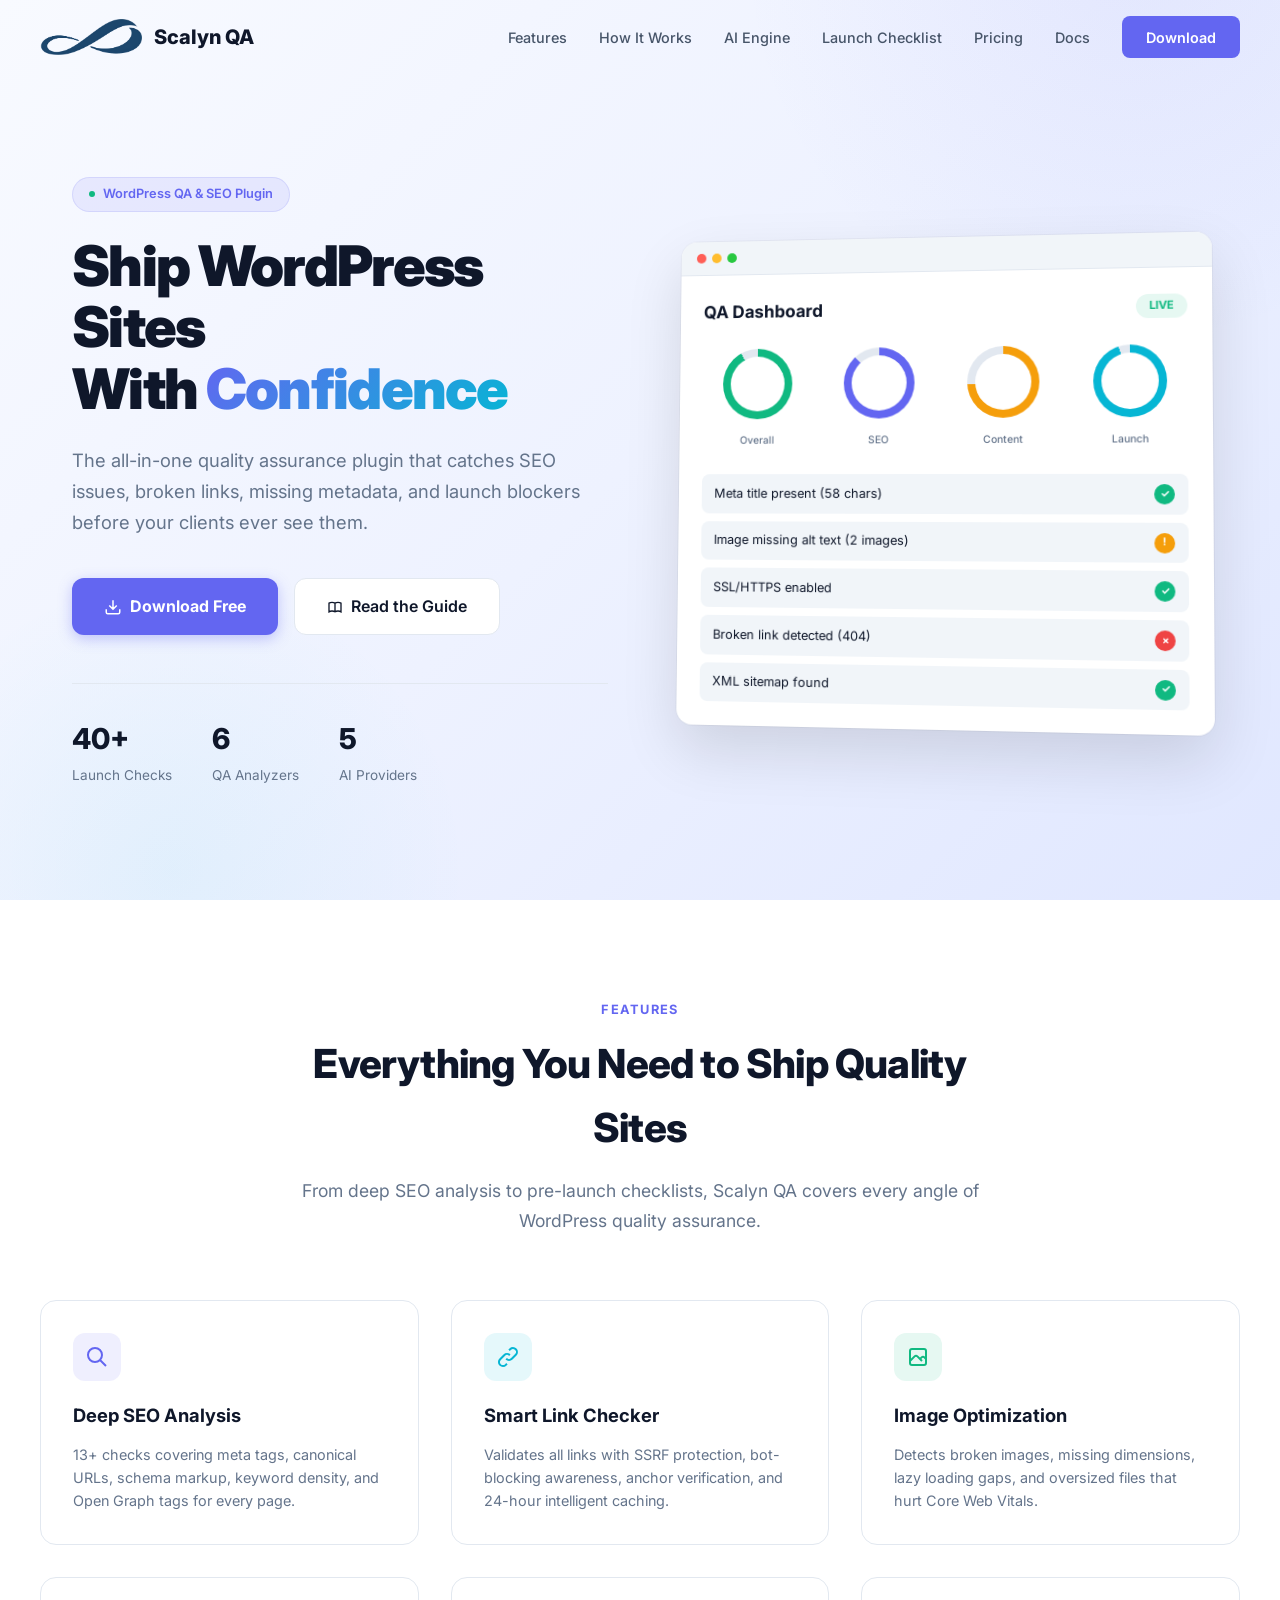
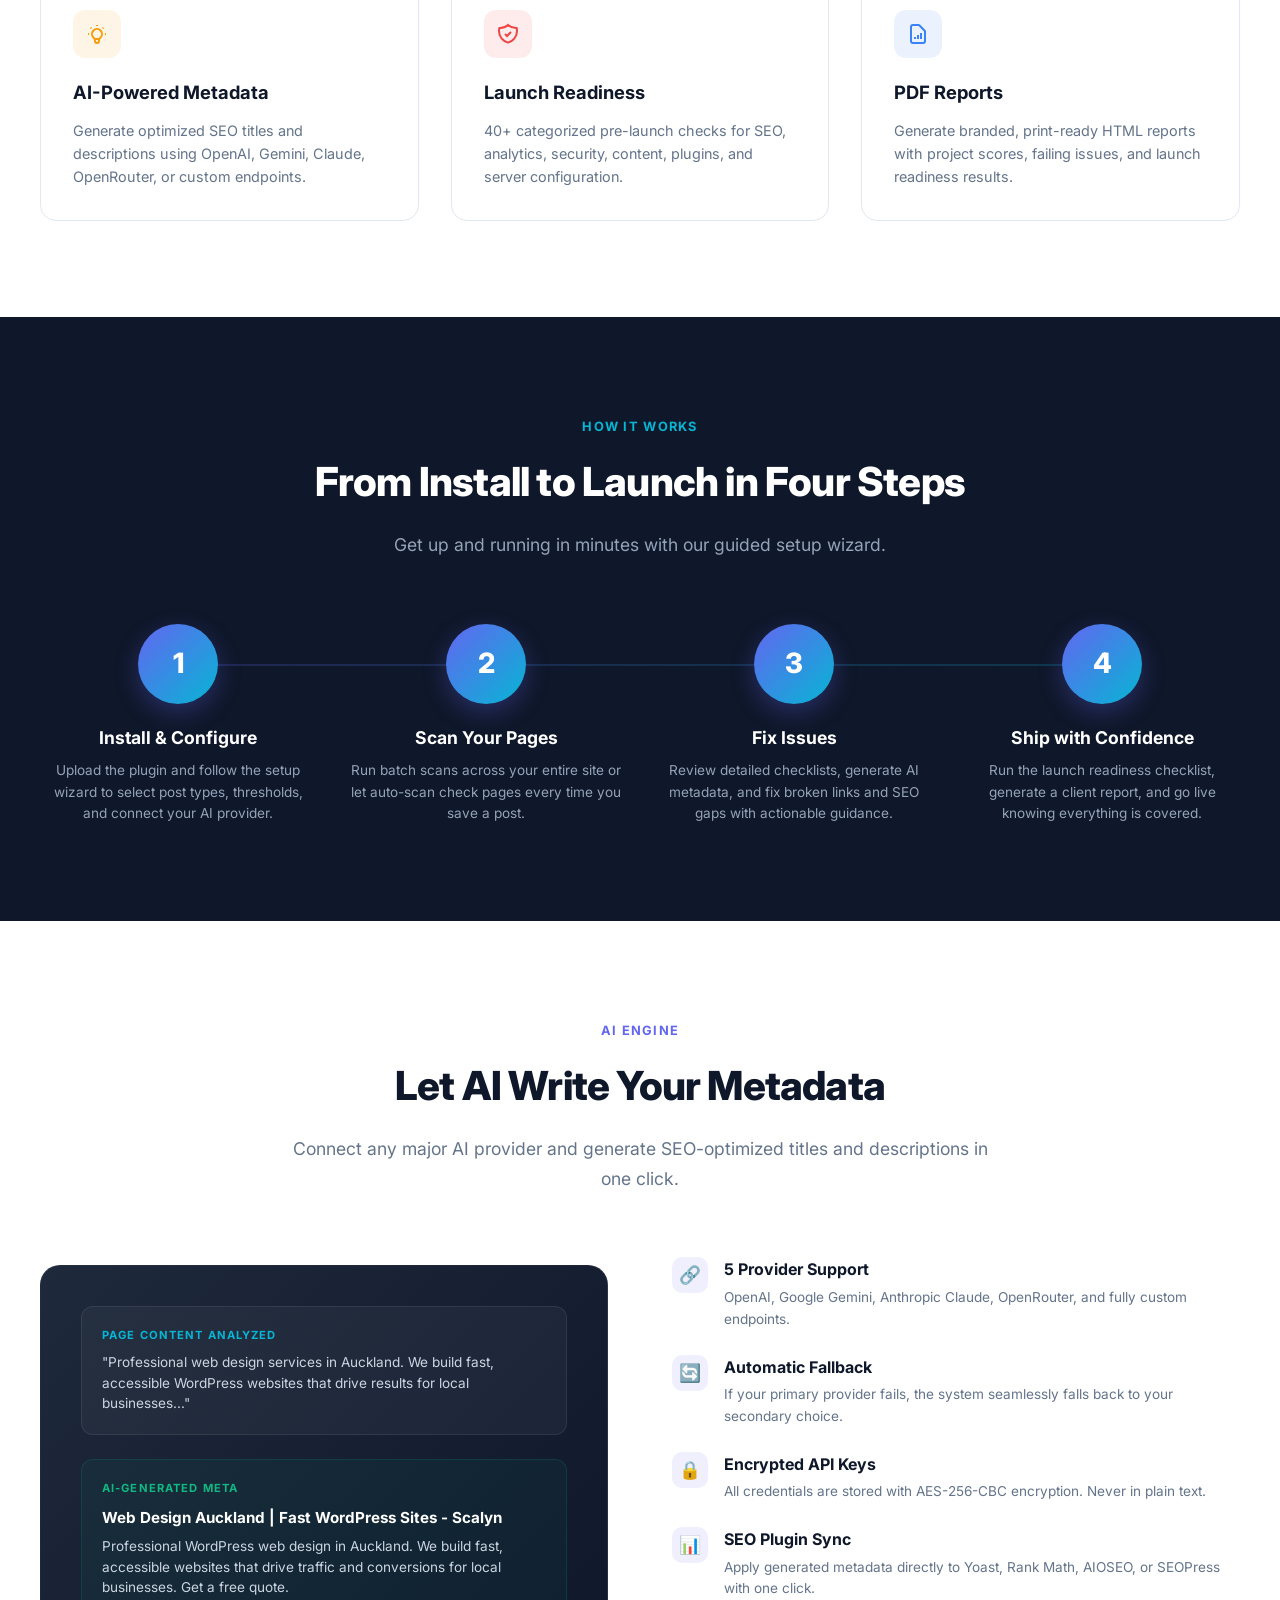
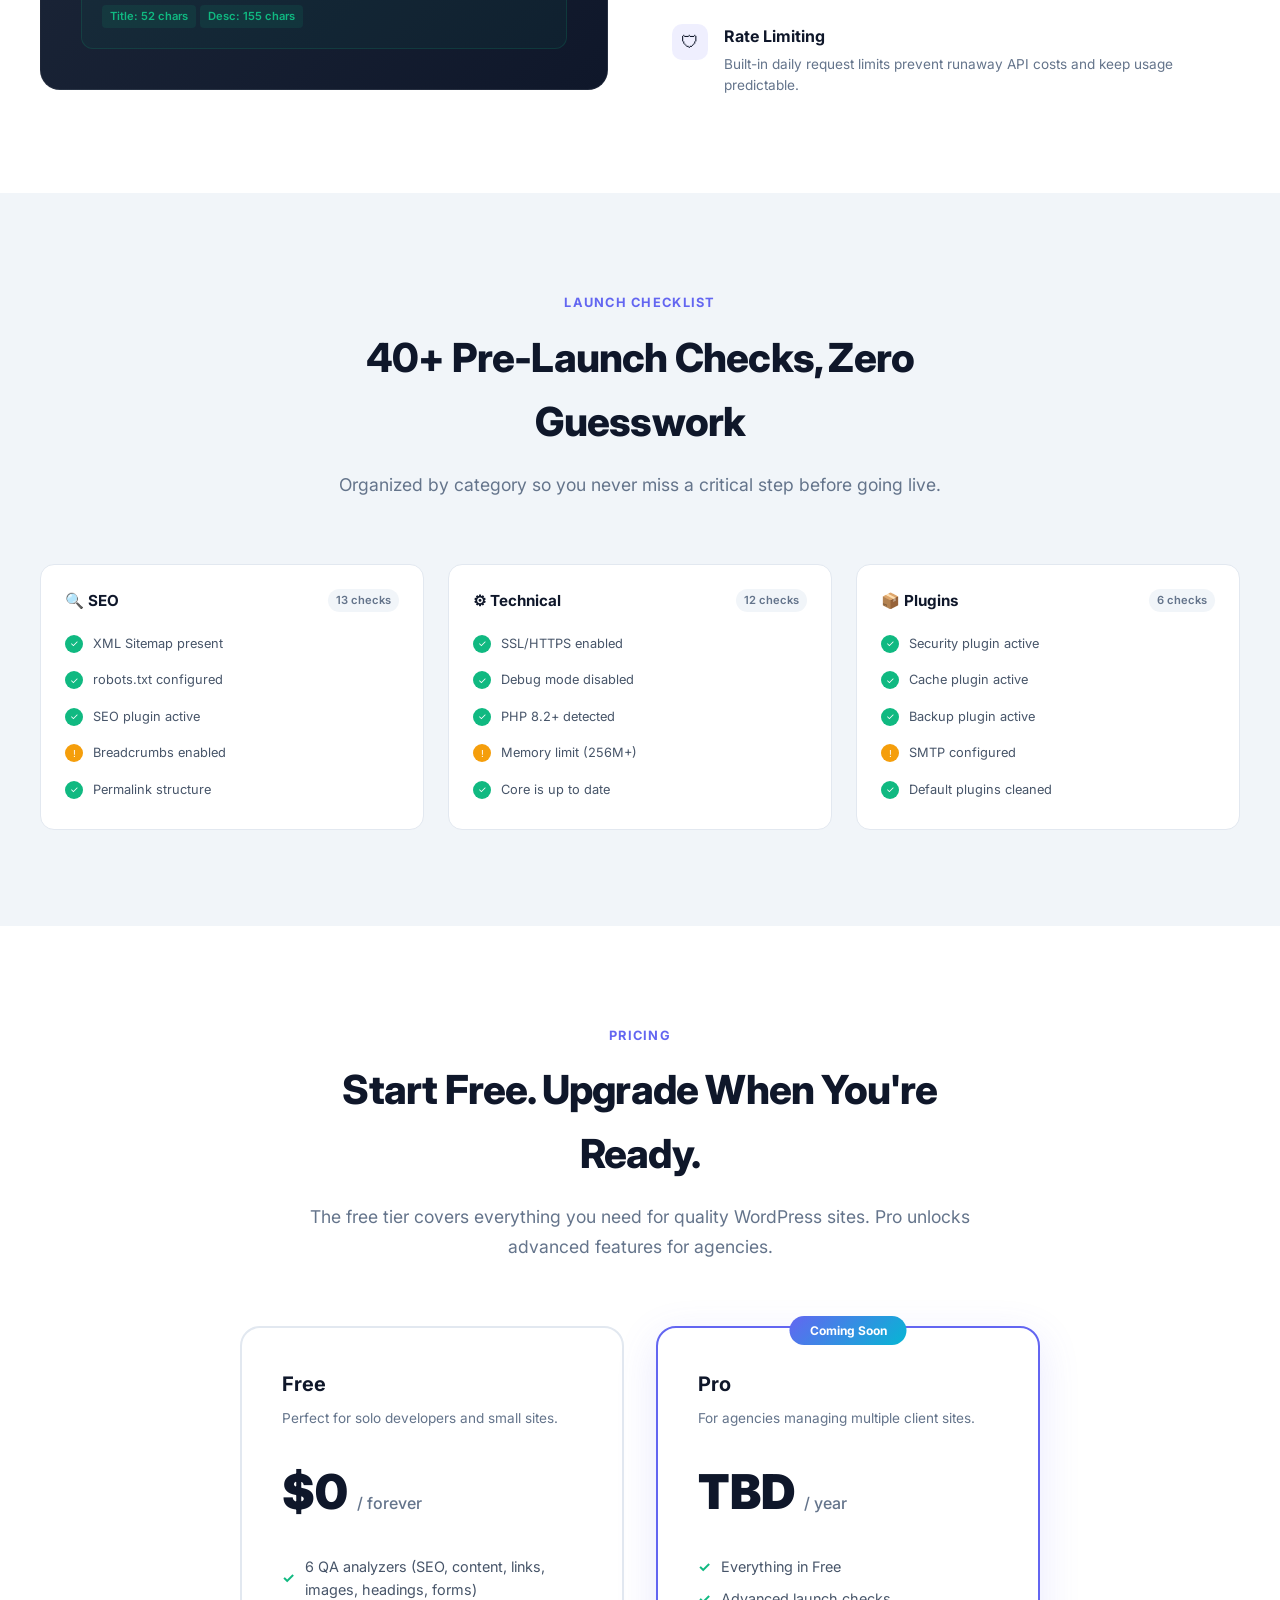
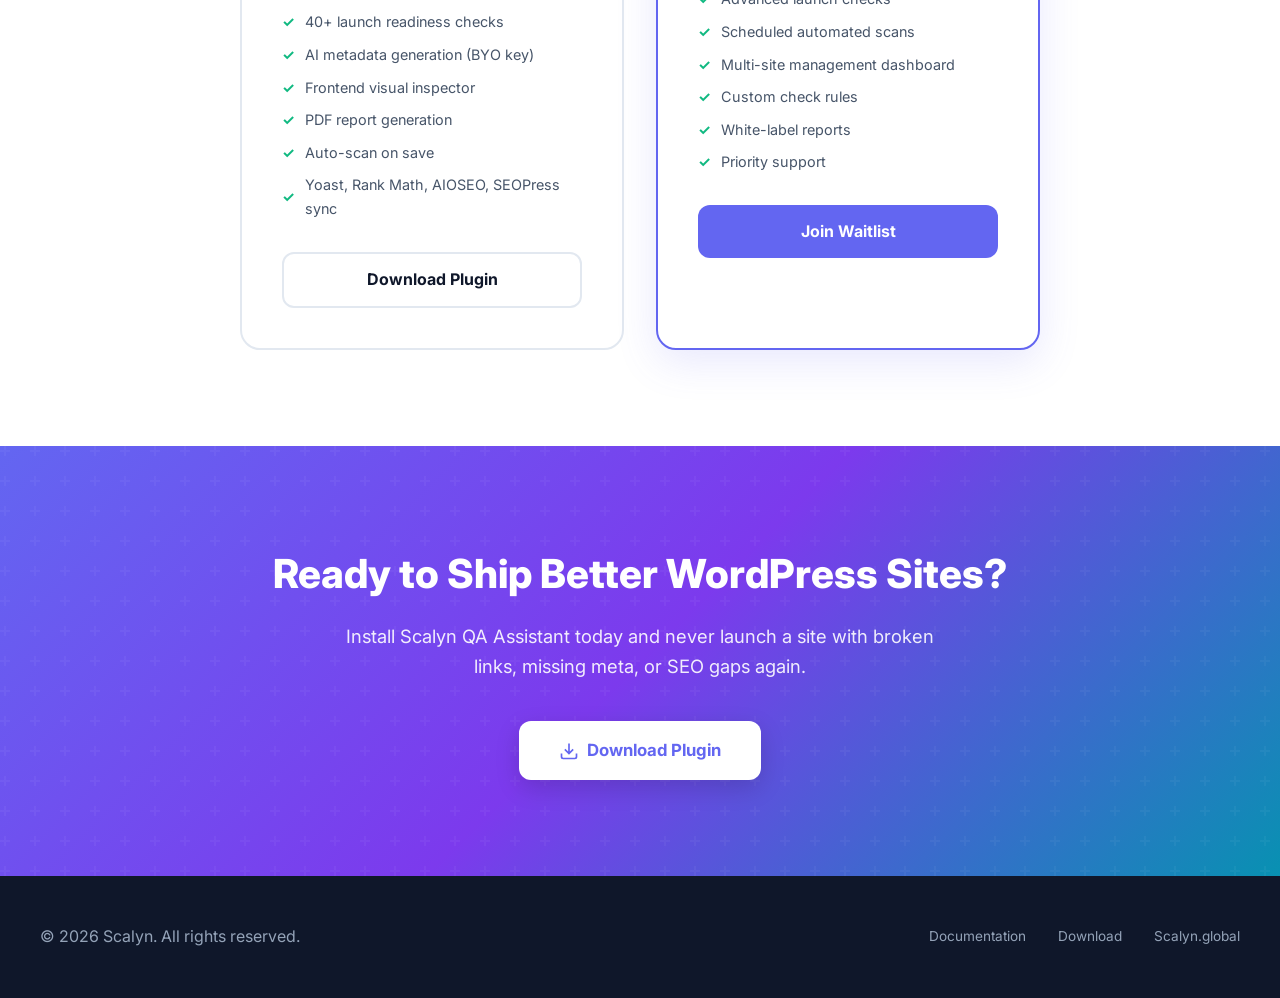
<file: docs/index.html>
<!DOCTYPE html>
<html lang="en">
<head>
    <meta charset="UTF-8">
    <meta name="viewport" content="width=device-width, initial-scale=1.0">
    <title>Scalyn QA Assistant - WordPress Quality Assurance & Launch Readiness Plugin</title>
    <link rel="icon" type="image/png" href="assets/images/scalyn-icon.png">
    <link href="https://fonts.googleapis.com/css2?family=Inter:wght@300;400;500;600;700;800;900&display=swap" rel="stylesheet">
    <style>
        :root {
            --primary: #6366f1;
            --primary-dark: #4f46e5;
            --primary-light: #818cf8;
            --accent: #06b6d4;
            --accent-dark: #0891b2;
            --success: #10b981;
            --warning: #f59e0b;
            --danger: #ef4444;
            --dark: #0f172a;
            --dark-light: #1e293b;
            --gray-100: #f1f5f9;
            --gray-200: #e2e8f0;
            --gray-300: #cbd5e1;
            --gray-400: #94a3b8;
            --gray-500: #64748b;
            --gray-600: #475569;
            --gray-700: #334155;
            --white: #ffffff;
        }

        * { margin: 0; padding: 0; box-sizing: border-box; }

        body {
            font-family: 'Inter', -apple-system, BlinkMacSystemFont, sans-serif;
            color: var(--dark);
            line-height: 1.6;
            overflow-x: hidden;
            background: var(--white);
        }

        /* ── Navigation ── */
        .nav {
            position: fixed;
            top: 0;
            left: 0;
            right: 0;
            z-index: 1000;
            padding: 1rem 2rem;
            transition: all 0.3s ease;
            background: transparent;
        }
        .nav.scrolled {
            background: rgba(255,255,255,0.95);
            backdrop-filter: blur(20px);
            box-shadow: 0 1px 3px rgba(0,0,0,0.08);
        }
        .nav-inner {
            max-width: 1200px;
            margin: 0 auto;
            display: flex;
            align-items: center;
            justify-content: space-between;
        }
        .nav-logo {
            display: flex;
            align-items: center;
            gap: 0.75rem;
            text-decoration: none;
            font-weight: 800;
            font-size: 1.25rem;
            color: var(--dark);
        }
        .nav-logo img { height: 36px; }
        .nav-links { display: flex; gap: 2rem; align-items: center; }
        .nav-links a {
            text-decoration: none;
            color: var(--gray-600);
            font-weight: 500;
            font-size: 0.9rem;
            transition: color 0.2s;
        }
        .nav-links a:hover { color: var(--primary); }
        .nav-cta {
            background: var(--primary) !important;
            color: var(--white) !important;
            padding: 0.6rem 1.5rem;
            border-radius: 8px;
            font-weight: 600 !important;
            transition: all 0.2s !important;
        }
        .nav-cta:hover { background: var(--primary-dark) !important; transform: translateY(-1px); }

        /* ── Hero ── */
        .hero {
            min-height: 100vh;
            display: flex;
            align-items: center;
            position: relative;
            overflow: hidden;
            background: linear-gradient(135deg, #f8faff 0%, #eef2ff 50%, #e0e7ff 100%);
        }
        .hero::before {
            content: '';
            position: absolute;
            top: -50%;
            right: -20%;
            width: 800px;
            height: 800px;
            background: radial-gradient(circle, rgba(99,102,241,0.08) 0%, transparent 70%);
            border-radius: 50%;
        }
        .hero::after {
            content: '';
            position: absolute;
            bottom: -30%;
            left: -10%;
            width: 600px;
            height: 600px;
            background: radial-gradient(circle, rgba(6,182,212,0.06) 0%, transparent 70%);
            border-radius: 50%;
        }
        .hero-inner {
            max-width: 1200px;
            margin: 0 auto;
            padding: 8rem 2rem 4rem;
            display: grid;
            grid-template-columns: 1fr 1fr;
            gap: 4rem;
            align-items: center;
            position: relative;
            z-index: 1;
        }
        .hero-badge {
            display: inline-flex;
            align-items: center;
            gap: 0.5rem;
            background: rgba(99,102,241,0.1);
            color: var(--primary);
            padding: 0.4rem 1rem;
            border-radius: 100px;
            font-size: 0.8rem;
            font-weight: 600;
            margin-bottom: 1.5rem;
            border: 1px solid rgba(99,102,241,0.15);
        }
        .hero-badge .dot {
            width: 6px;
            height: 6px;
            background: var(--success);
            border-radius: 50%;
            animation: pulse-dot 2s infinite;
        }
        @keyframes pulse-dot {
            0%, 100% { opacity: 1; }
            50% { opacity: 0.4; }
        }
        .hero h1 {
            font-size: 3.5rem;
            font-weight: 900;
            line-height: 1.1;
            letter-spacing: -0.03em;
            margin-bottom: 1.5rem;
        }
        .hero h1 .gradient {
            background: linear-gradient(135deg, var(--primary), var(--accent));
            -webkit-background-clip: text;
            -webkit-text-fill-color: transparent;
            background-clip: text;
        }
        .hero-text {
            font-size: 1.15rem;
            color: var(--gray-500);
            margin-bottom: 2.5rem;
            max-width: 520px;
            line-height: 1.7;
        }
        .hero-actions { display: flex; gap: 1rem; flex-wrap: wrap; }
        .btn-primary {
            display: inline-flex;
            align-items: center;
            gap: 0.5rem;
            background: var(--primary);
            color: var(--white);
            padding: 0.9rem 2rem;
            border-radius: 12px;
            text-decoration: none;
            font-weight: 700;
            font-size: 1rem;
            transition: all 0.3s;
            box-shadow: 0 4px 14px rgba(99,102,241,0.35);
        }
        .btn-primary:hover { background: var(--primary-dark); transform: translateY(-2px); box-shadow: 0 8px 25px rgba(99,102,241,0.4); }
        .btn-secondary {
            display: inline-flex;
            align-items: center;
            gap: 0.5rem;
            background: var(--white);
            color: var(--dark);
            padding: 0.9rem 2rem;
            border-radius: 12px;
            text-decoration: none;
            font-weight: 600;
            font-size: 1rem;
            transition: all 0.3s;
            border: 1.5px solid var(--gray-200);
        }
        .btn-secondary:hover { border-color: var(--primary-light); color: var(--primary); transform: translateY(-2px); }
        .hero-stats {
            display: flex;
            gap: 2.5rem;
            margin-top: 3rem;
            padding-top: 2rem;
            border-top: 1px solid var(--gray-200);
        }
        .hero-stat strong {
            display: block;
            font-size: 1.8rem;
            font-weight: 800;
            color: var(--dark);
        }
        .hero-stat span { color: var(--gray-500); font-size: 0.85rem; }

        /* Hero Visual */
        .hero-visual {
            position: relative;
            display: flex;
            justify-content: center;
        }
        .dashboard-mockup {
            width: 100%;
            max-width: 560px;
            background: var(--white);
            border-radius: 16px;
            box-shadow: 0 25px 60px rgba(0,0,0,0.12), 0 0 0 1px rgba(0,0,0,0.04);
            overflow: hidden;
            transform: perspective(1000px) rotateY(-5deg) rotateX(2deg);
            transition: transform 0.5s ease;
        }
        .dashboard-mockup:hover { transform: perspective(1000px) rotateY(0) rotateX(0); }
        .mockup-bar {
            display: flex;
            align-items: center;
            gap: 6px;
            padding: 12px 16px;
            background: var(--gray-100);
            border-bottom: 1px solid var(--gray-200);
        }
        .mockup-dot { width: 10px; height: 10px; border-radius: 50%; }
        .mockup-dot.red { background: #ff5f57; }
        .mockup-dot.yellow { background: #ffbd2e; }
        .mockup-dot.green { background: #28c840; }
        .mockup-content { padding: 1.5rem; }
        .mockup-header {
            display: flex;
            justify-content: space-between;
            align-items: center;
            margin-bottom: 1.5rem;
        }
        .mockup-title { font-weight: 700; font-size: 1.1rem; }
        .mockup-badge-live {
            background: rgba(16,185,129,0.1);
            color: var(--success);
            padding: 0.2rem 0.8rem;
            border-radius: 100px;
            font-size: 0.7rem;
            font-weight: 700;
        }
        .score-circles {
            display: grid;
            grid-template-columns: repeat(4, 1fr);
            gap: 0.75rem;
            margin-bottom: 1.5rem;
        }
        .score-circle {
            text-align: center;
        }
        .circle-wrap {
            width: 72px;
            height: 72px;
            border-radius: 50%;
            display: flex;
            align-items: center;
            justify-content: center;
            margin: 0 auto 0.4rem;
            font-weight: 800;
            font-size: 1.25rem;
            color: var(--white);
            position: relative;
        }
        .circle-wrap.green { background: conic-gradient(var(--success) 0% 92%, var(--gray-200) 92% 100%); }
        .circle-wrap.yellow { background: conic-gradient(var(--warning) 0% 74%, var(--gray-200) 74% 100%); }
        .circle-wrap.blue { background: conic-gradient(var(--primary) 0% 88%, var(--gray-200) 88% 100%); }
        .circle-wrap.cyan { background: conic-gradient(var(--accent) 0% 95%, var(--gray-200) 95% 100%); }
        .circle-wrap::after {
            content: attr(data-score);
            position: absolute;
            width: 56px;
            height: 56px;
            background: var(--white);
            border-radius: 50%;
            display: flex;
            align-items: center;
            justify-content: center;
        }
        .score-label { font-size: 0.65rem; color: var(--gray-500); font-weight: 500; }
        .mockup-checks { display: flex; flex-direction: column; gap: 0.5rem; }
        .check-row {
            display: flex;
            align-items: center;
            justify-content: space-between;
            padding: 0.6rem 0.8rem;
            background: var(--gray-100);
            border-radius: 8px;
            font-size: 0.8rem;
        }
        .check-row .status {
            width: 20px;
            height: 20px;
            border-radius: 50%;
            display: flex;
            align-items: center;
            justify-content: center;
            font-size: 0.65rem;
            color: var(--white);
            font-weight: 700;
        }
        .status.pass { background: var(--success); }
        .status.warn { background: var(--warning); }
        .status.fail { background: var(--danger); }

        /* ── Features Grid ── */
        .section {
            padding: 6rem 2rem;
        }
        .section-dark {
            background: var(--dark);
            color: var(--white);
        }
        .section-alt {
            background: var(--gray-100);
        }
        .container {
            max-width: 1200px;
            margin: 0 auto;
        }
        .section-header {
            text-align: center;
            max-width: 700px;
            margin: 0 auto 4rem;
        }
        .section-label {
            display: inline-block;
            color: var(--primary);
            font-weight: 700;
            font-size: 0.8rem;
            text-transform: uppercase;
            letter-spacing: 0.1em;
            margin-bottom: 0.75rem;
        }
        .section-dark .section-label { color: var(--accent); }
        .section-header h2 {
            font-size: 2.5rem;
            font-weight: 800;
            letter-spacing: -0.02em;
            margin-bottom: 1rem;
        }
        .section-header p {
            font-size: 1.1rem;
            color: var(--gray-500);
            line-height: 1.7;
        }
        .section-dark .section-header p { color: var(--gray-400); }

        .features-grid {
            display: grid;
            grid-template-columns: repeat(3, 1fr);
            gap: 2rem;
        }
        .feature-card {
            background: var(--white);
            border-radius: 16px;
            padding: 2rem;
            border: 1px solid var(--gray-200);
            transition: all 0.3s;
            position: relative;
            overflow: hidden;
        }
        .feature-card::before {
            content: '';
            position: absolute;
            top: 0;
            left: 0;
            right: 0;
            height: 3px;
            background: linear-gradient(90deg, var(--primary), var(--accent));
            opacity: 0;
            transition: opacity 0.3s;
        }
        .feature-card:hover {
            transform: translateY(-4px);
            box-shadow: 0 12px 40px rgba(0,0,0,0.08);
            border-color: transparent;
        }
        .feature-card:hover::before { opacity: 1; }
        .feature-icon {
            width: 48px;
            height: 48px;
            border-radius: 12px;
            display: flex;
            align-items: center;
            justify-content: center;
            font-size: 1.4rem;
            margin-bottom: 1.25rem;
        }
        .icon-purple { background: rgba(99,102,241,0.1); color: var(--primary); }
        .icon-cyan { background: rgba(6,182,212,0.1); color: var(--accent); }
        .icon-green { background: rgba(16,185,129,0.1); color: var(--success); }
        .icon-amber { background: rgba(245,158,11,0.1); color: var(--warning); }
        .icon-red { background: rgba(239,68,68,0.1); color: var(--danger); }
        .icon-blue { background: rgba(59,130,246,0.1); color: #3b82f6; }
        .feature-card h3 {
            font-size: 1.15rem;
            font-weight: 700;
            margin-bottom: 0.75rem;
        }
        .feature-card p {
            color: var(--gray-500);
            font-size: 0.9rem;
            line-height: 1.6;
        }

        /* ── How It Works ── */
        .steps {
            display: grid;
            grid-template-columns: repeat(4, 1fr);
            gap: 2rem;
            position: relative;
        }
        .steps::before {
            content: '';
            position: absolute;
            top: 40px;
            left: 12.5%;
            right: 12.5%;
            height: 2px;
            background: linear-gradient(90deg, var(--primary), var(--accent));
            opacity: 0.2;
        }
        .step {
            text-align: center;
            position: relative;
        }
        .step-num {
            width: 80px;
            height: 80px;
            border-radius: 50%;
            background: linear-gradient(135deg, var(--primary), var(--accent));
            color: var(--white);
            display: flex;
            align-items: center;
            justify-content: center;
            font-size: 1.75rem;
            font-weight: 800;
            margin: 0 auto 1.25rem;
            box-shadow: 0 8px 25px rgba(99,102,241,0.3);
        }
        .step h3 {
            font-size: 1.1rem;
            font-weight: 700;
            margin-bottom: 0.5rem;
            color: var(--white);
        }
        .step p {
            font-size: 0.85rem;
            color: var(--gray-400);
            line-height: 1.6;
        }

        /* ── AI Section ── */
        .ai-showcase {
            display: grid;
            grid-template-columns: 1fr 1fr;
            gap: 4rem;
            align-items: center;
        }
        .ai-visual {
            background: linear-gradient(135deg, var(--dark-light), var(--dark));
            border-radius: 20px;
            padding: 2.5rem;
            border: 1px solid rgba(255,255,255,0.06);
        }
        .ai-prompt {
            background: rgba(255,255,255,0.04);
            border: 1px solid rgba(255,255,255,0.08);
            border-radius: 12px;
            padding: 1.25rem;
            margin-bottom: 1.5rem;
        }
        .ai-prompt-label {
            font-size: 0.7rem;
            text-transform: uppercase;
            letter-spacing: 0.1em;
            color: var(--accent);
            font-weight: 700;
            margin-bottom: 0.5rem;
        }
        .ai-prompt p {
            color: var(--gray-300);
            font-size: 0.85rem;
            line-height: 1.5;
        }
        .ai-output {
            background: rgba(16,185,129,0.05);
            border: 1px solid rgba(16,185,129,0.15);
            border-radius: 12px;
            padding: 1.25rem;
        }
        .ai-output-label {
            font-size: 0.7rem;
            text-transform: uppercase;
            letter-spacing: 0.1em;
            color: var(--success);
            font-weight: 700;
            margin-bottom: 0.5rem;
        }
        .ai-output .meta-title {
            font-weight: 700;
            color: var(--white);
            font-size: 0.95rem;
            margin-bottom: 0.4rem;
        }
        .ai-output .meta-desc {
            color: var(--gray-300);
            font-size: 0.85rem;
            line-height: 1.5;
        }
        .ai-output .char-count {
            display: inline-block;
            margin-top: 0.5rem;
            background: rgba(16,185,129,0.1);
            color: var(--success);
            font-size: 0.7rem;
            font-weight: 600;
            padding: 0.15rem 0.5rem;
            border-radius: 4px;
        }
        .ai-features-list {
            display: flex;
            flex-direction: column;
            gap: 1.5rem;
        }
        .ai-feature-item {
            display: flex;
            gap: 1rem;
            align-items: flex-start;
        }
        .ai-feature-dot {
            width: 36px;
            height: 36px;
            border-radius: 10px;
            background: rgba(99,102,241,0.1);
            display: flex;
            align-items: center;
            justify-content: center;
            flex-shrink: 0;
            font-size: 1.1rem;
        }
        .ai-feature-item h4 {
            font-size: 1rem;
            font-weight: 700;
            margin-bottom: 0.25rem;
        }
        .ai-feature-item p {
            color: var(--gray-500);
            font-size: 0.85rem;
        }

        /* ── Checklist Preview ── */
        .checklist-preview {
            display: grid;
            grid-template-columns: repeat(3, 1fr);
            gap: 1.5rem;
        }
        .checklist-category {
            background: var(--white);
            border-radius: 14px;
            padding: 1.5rem;
            border: 1px solid var(--gray-200);
            transition: all 0.3s;
        }
        .checklist-category:hover {
            transform: translateY(-2px);
            box-shadow: 0 8px 30px rgba(0,0,0,0.06);
        }
        .checklist-cat-header {
            display: flex;
            align-items: center;
            justify-content: space-between;
            margin-bottom: 1rem;
        }
        .checklist-cat-header h4 {
            font-size: 0.95rem;
            font-weight: 700;
            display: flex;
            align-items: center;
            gap: 0.5rem;
        }
        .cat-count {
            font-size: 0.7rem;
            background: var(--gray-100);
            padding: 0.15rem 0.5rem;
            border-radius: 100px;
            color: var(--gray-500);
            font-weight: 600;
        }
        .check-items { display: flex; flex-direction: column; gap: 0.4rem; }
        .check-item {
            display: flex;
            align-items: center;
            gap: 0.6rem;
            font-size: 0.8rem;
            color: var(--gray-600);
            padding: 0.3rem 0;
        }
        .check-icon {
            width: 18px;
            height: 18px;
            border-radius: 50%;
            display: flex;
            align-items: center;
            justify-content: center;
            font-size: 0.6rem;
            color: var(--white);
            flex-shrink: 0;
        }
        .check-icon.pass { background: var(--success); }
        .check-icon.warn { background: var(--warning); }

        /* ── Pricing ── */
        .pricing-grid {
            display: grid;
            grid-template-columns: repeat(2, 1fr);
            gap: 2rem;
            max-width: 800px;
            margin: 0 auto;
        }
        .price-card {
            background: var(--white);
            border-radius: 20px;
            padding: 2.5rem;
            border: 2px solid var(--gray-200);
            position: relative;
            transition: all 0.3s;
        }
        .price-card.featured {
            border-color: var(--primary);
            box-shadow: 0 12px 40px rgba(99,102,241,0.15);
        }
        .price-card.featured .price-badge {
            position: absolute;
            top: -12px;
            left: 50%;
            transform: translateX(-50%);
            background: linear-gradient(135deg, var(--primary), var(--accent));
            color: var(--white);
            padding: 0.3rem 1.25rem;
            border-radius: 100px;
            font-size: 0.75rem;
            font-weight: 700;
        }
        .price-name {
            font-size: 1.25rem;
            font-weight: 700;
            margin-bottom: 0.5rem;
        }
        .price-desc {
            font-size: 0.85rem;
            color: var(--gray-500);
            margin-bottom: 1.5rem;
        }
        .price-amount {
            font-size: 3rem;
            font-weight: 900;
            margin-bottom: 1.5rem;
        }
        .price-amount span { font-size: 1rem; font-weight: 500; color: var(--gray-500); }
        .price-features {
            list-style: none;
            display: flex;
            flex-direction: column;
            gap: 0.6rem;
            margin-bottom: 2rem;
        }
        .price-features li {
            display: flex;
            align-items: center;
            gap: 0.6rem;
            font-size: 0.9rem;
            color: var(--gray-600);
        }
        .price-features li::before {
            content: '\2713';
            color: var(--success);
            font-weight: 700;
        }
        .price-btn {
            display: block;
            text-align: center;
            padding: 0.85rem;
            border-radius: 12px;
            text-decoration: none;
            font-weight: 700;
            transition: all 0.3s;
        }
        .price-btn-outline {
            border: 2px solid var(--gray-200);
            color: var(--dark);
        }
        .price-btn-outline:hover { border-color: var(--primary); color: var(--primary); }
        .price-btn-fill {
            background: var(--primary);
            color: var(--white);
        }
        .price-btn-fill:hover { background: var(--primary-dark); }

        /* ── CTA ── */
        .cta {
            text-align: center;
            padding: 6rem 2rem;
            background: linear-gradient(135deg, var(--primary) 0%, #7c3aed 50%, var(--accent-dark) 100%);
            color: var(--white);
            position: relative;
            overflow: hidden;
        }
        .cta::before {
            content: '';
            position: absolute;
            top: 0;
            left: 0;
            right: 0;
            bottom: 0;
            background: url("data:image/svg+xml,%3Csvg width='60' height='60' viewBox='0 0 60 60' xmlns='http://www.w3.org/2000/svg'%3E%3Cg fill='none' fill-rule='evenodd'%3E%3Cg fill='%23ffffff' fill-opacity='0.04'%3E%3Cpath d='M36 34v-4h-2v4h-4v2h4v4h2v-4h4v-2h-4zm0-30V0h-2v4h-4v2h4v4h2V6h4V4h-4zM6 34v-4H4v4H0v2h4v4h2v-4h4v-2H6zM6 4V0H4v4H0v2h4v4h2V6h4V4H6z'/%3E%3C/g%3E%3C/g%3E%3C/svg%3E");
        }
        .cta h2 {
            font-size: 2.5rem;
            font-weight: 800;
            margin-bottom: 1rem;
            position: relative;
        }
        .cta p {
            font-size: 1.15rem;
            opacity: 0.9;
            margin-bottom: 2.5rem;
            max-width: 600px;
            margin-left: auto;
            margin-right: auto;
            position: relative;
        }
        .cta .btn-white {
            display: inline-flex;
            align-items: center;
            gap: 0.5rem;
            background: var(--white);
            color: var(--primary);
            padding: 1rem 2.5rem;
            border-radius: 12px;
            text-decoration: none;
            font-weight: 700;
            font-size: 1.05rem;
            transition: all 0.3s;
            box-shadow: 0 8px 25px rgba(0,0,0,0.15);
            position: relative;
        }
        .cta .btn-white:hover { transform: translateY(-2px); box-shadow: 0 12px 35px rgba(0,0,0,0.2); }

        /* ── Footer ── */
        .footer {
            background: var(--dark);
            color: var(--gray-400);
            padding: 3rem 2rem;
        }
        .footer-inner {
            max-width: 1200px;
            margin: 0 auto;
            display: flex;
            justify-content: space-between;
            align-items: center;
        }
        .footer-links { display: flex; gap: 2rem; }
        .footer-links a {
            color: var(--gray-400);
            text-decoration: none;
            font-size: 0.85rem;
            transition: color 0.2s;
        }
        .footer-links a:hover { color: var(--white); }

        /* ── Responsive ── */
        @media (max-width: 1024px) {
            .hero-inner { grid-template-columns: 1fr; text-align: center; }
            .hero-text { margin-left: auto; margin-right: auto; }
            .hero-actions { justify-content: center; }
            .hero-stats { justify-content: center; }
            .hero-visual { margin-top: 2rem; }
            .dashboard-mockup { transform: none; max-width: 480px; margin: 0 auto; }
            .features-grid { grid-template-columns: repeat(2, 1fr); }
            .ai-showcase { grid-template-columns: 1fr; }
            .steps { grid-template-columns: repeat(2, 1fr); }
            .steps::before { display: none; }
            .checklist-preview { grid-template-columns: 1fr; }
        }
        @media (max-width: 640px) {
            .hero h1 { font-size: 2.25rem; }
            .section-header h2 { font-size: 1.75rem; }
            .features-grid { grid-template-columns: 1fr; }
            .pricing-grid { grid-template-columns: 1fr; }
            .steps { grid-template-columns: 1fr; }
            .nav-links { display: none; }
            .hero-stats { flex-direction: column; gap: 1rem; align-items: center; }
            .score-circles { grid-template-columns: repeat(2, 1fr); }
        }

        /* ── Animations ── */
        .fade-up {
            opacity: 0;
            transform: translateY(30px);
            transition: all 0.6s cubic-bezier(0.16, 1, 0.3, 1);
        }
        .fade-up.visible {
            opacity: 1;
            transform: translateY(0);
        }
    </style>
</head>
<body>

<!-- Navigation -->
<nav class="nav" id="nav">
    <div class="nav-inner">
        <a href="#" class="nav-logo">
            <img src="assets/images/scalyn-icon.png" alt="Scalyn">
            Scalyn QA
        </a>
        <div class="nav-links">
            <a href="#features">Features</a>
            <a href="#how-it-works">How It Works</a>
            <a href="#ai">AI Engine</a>
            <a href="#launch">Launch Checklist</a>
            <a href="#pricing">Pricing</a>
            <a href="how-to-guide.html">Docs</a>
            <a href="https://drive.google.com/drive/folders/1VcSwGnCn_WPCgoGJRqeQIPtGVFvQLYNf?usp=sharing" class="nav-cta" target="_blank">Download</a>
        </div>
    </div>
</nav>

<!-- Hero -->
<section class="hero">
    <div class="hero-inner">
        <div class="hero-content">
            <div class="hero-badge"><span class="dot"></span> WordPress QA & SEO Plugin</div>
            <h1>Ship WordPress Sites<br>With <span class="gradient">Confidence</span></h1>
            <p class="hero-text">
                The all-in-one quality assurance plugin that catches SEO issues, broken links,
                missing metadata, and launch blockers before your clients ever see them.
            </p>
            <div class="hero-actions">
                <a href="https://drive.google.com/drive/folders/1VcSwGnCn_WPCgoGJRqeQIPtGVFvQLYNf?usp=sharing" class="btn-primary" target="_blank">
                    <svg width="18" height="18" fill="none" stroke="currentColor" stroke-width="2" viewBox="0 0 24 24"><path d="M21 15v4a2 2 0 01-2 2H5a2 2 0 01-2-2v-4m4-5l5 5 5-5m-5 5V3"/></svg>
                    Download Free
                </a>
                <a href="how-to-guide.html" class="btn-secondary">
                    <svg width="16" height="16" fill="none" stroke="currentColor" stroke-width="2" viewBox="0 0 24 24"><path d="M12 6.253v13m0-13C10.832 5.477 9.246 5 7.5 5S4.168 5.477 3 6.253v13C4.168 18.477 5.754 18 7.5 18s3.332.477 4.5 1.253m0-13C13.168 5.477 14.754 5 16.5 5c1.747 0 3.332.477 4.5 1.253v13C19.832 18.477 18.247 18 16.5 18c-1.746 0-3.332.477-4.5 1.253"/></svg>
                    Read the Guide
                </a>
            </div>
            <div class="hero-stats">
                <div class="hero-stat">
                    <strong>40+</strong>
                    <span>Launch Checks</span>
                </div>
                <div class="hero-stat">
                    <strong>6</strong>
                    <span>QA Analyzers</span>
                </div>
                <div class="hero-stat">
                    <strong>5</strong>
                    <span>AI Providers</span>
                </div>
            </div>
        </div>

        <!-- Dashboard Mockup -->
        <div class="hero-visual">
            <div class="dashboard-mockup">
                <div class="mockup-bar">
                    <div class="mockup-dot red"></div>
                    <div class="mockup-dot yellow"></div>
                    <div class="mockup-dot green"></div>
                </div>
                <div class="mockup-content">
                    <div class="mockup-header">
                        <span class="mockup-title">QA Dashboard</span>
                        <span class="mockup-badge-live">LIVE</span>
                    </div>
                    <div class="score-circles">
                        <div class="score-circle">
                            <div class="circle-wrap green" data-score="92"></div>
                            <span class="score-label">Overall</span>
                        </div>
                        <div class="score-circle">
                            <div class="circle-wrap blue" data-score="88"></div>
                            <span class="score-label">SEO</span>
                        </div>
                        <div class="score-circle">
                            <div class="circle-wrap yellow" data-score="74"></div>
                            <span class="score-label">Content</span>
                        </div>
                        <div class="score-circle">
                            <div class="circle-wrap cyan" data-score="95"></div>
                            <span class="score-label">Launch</span>
                        </div>
                    </div>
                    <div class="mockup-checks">
                        <div class="check-row">
                            <span>Meta title present (58 chars)</span>
                            <span class="status pass">&check;</span>
                        </div>
                        <div class="check-row">
                            <span>Image missing alt text (2 images)</span>
                            <span class="status warn">!</span>
                        </div>
                        <div class="check-row">
                            <span>SSL/HTTPS enabled</span>
                            <span class="status pass">&check;</span>
                        </div>
                        <div class="check-row">
                            <span>Broken link detected (404)</span>
                            <span class="status fail">&times;</span>
                        </div>
                        <div class="check-row">
                            <span>XML sitemap found</span>
                            <span class="status pass">&check;</span>
                        </div>
                    </div>
                </div>
            </div>
        </div>
    </div>
</section>

<!-- Features -->
<section class="section" id="features">
    <div class="container">
        <div class="section-header fade-up">
            <span class="section-label">Features</span>
            <h2>Everything You Need to Ship Quality Sites</h2>
            <p>From deep SEO analysis to pre-launch checklists, Scalyn QA covers every angle of WordPress quality assurance.</p>
        </div>
        <div class="features-grid">
            <div class="feature-card fade-up">
                <div class="feature-icon icon-purple">
                    <svg width="24" height="24" fill="none" stroke="currentColor" stroke-width="2" viewBox="0 0 24 24"><path d="M21 21l-6-6m2-5a7 7 0 11-14 0 7 7 0 0114 0z"/></svg>
                </div>
                <h3>Deep SEO Analysis</h3>
                <p>13+ checks covering meta tags, canonical URLs, schema markup, keyword density, and Open Graph tags for every page.</p>
            </div>
            <div class="feature-card fade-up">
                <div class="feature-icon icon-cyan">
                    <svg width="24" height="24" fill="none" stroke="currentColor" stroke-width="2" viewBox="0 0 24 24"><path d="M13.828 10.172a4 4 0 00-5.656 0l-4 4a4 4 0 105.656 5.656l1.102-1.101m-.758-4.899a4 4 0 005.656 0l4-4a4 4 0 00-5.656-5.656l-1.1 1.1"/></svg>
                </div>
                <h3>Smart Link Checker</h3>
                <p>Validates all links with SSRF protection, bot-blocking awareness, anchor verification, and 24-hour intelligent caching.</p>
            </div>
            <div class="feature-card fade-up">
                <div class="feature-icon icon-green">
                    <svg width="24" height="24" fill="none" stroke="currentColor" stroke-width="2" viewBox="0 0 24 24"><path d="M4 16l4.586-4.586a2 2 0 012.828 0L16 16m-2-2l1.586-1.586a2 2 0 012.828 0L20 14m-6-6h.01M6 20h12a2 2 0 002-2V6a2 2 0 00-2-2H6a2 2 0 00-2 2v12a2 2 0 002 2z"/></svg>
                </div>
                <h3>Image Optimization</h3>
                <p>Detects broken images, missing dimensions, lazy loading gaps, and oversized files that hurt Core Web Vitals.</p>
            </div>
            <div class="feature-card fade-up">
                <div class="feature-icon icon-amber">
                    <svg width="24" height="24" fill="none" stroke="currentColor" stroke-width="2" viewBox="0 0 24 24"><path d="M9.663 17h4.673M12 3v1m6.364 1.636l-.707.707M21 12h-1M4 12H3m3.343-5.657l-.707-.707m2.828 9.9a5 5 0 117.072 0l-.548.547A3.374 3.374 0 0014 18.469V19a2 2 0 11-4 0v-.531c0-.895-.356-1.754-.988-2.386l-.548-.547z"/></svg>
                </div>
                <h3>AI-Powered Metadata</h3>
                <p>Generate optimized SEO titles and descriptions using OpenAI, Gemini, Claude, OpenRouter, or custom endpoints.</p>
            </div>
            <div class="feature-card fade-up">
                <div class="feature-icon icon-red">
                    <svg width="24" height="24" fill="none" stroke="currentColor" stroke-width="2" viewBox="0 0 24 24"><path d="M9 12l2 2 4-4m5.618-4.016A11.955 11.955 0 0112 2.944a11.955 11.955 0 01-8.618 3.04A12.02 12.02 0 003 9c0 5.591 3.824 10.29 9 11.622 5.176-1.332 9-6.03 9-11.622 0-1.042-.133-2.052-.382-3.016z"/></svg>
                </div>
                <h3>Launch Readiness</h3>
                <p>40+ categorized pre-launch checks for SEO, analytics, security, content, plugins, and server configuration.</p>
            </div>
            <div class="feature-card fade-up">
                <div class="feature-icon icon-blue">
                    <svg width="24" height="24" fill="none" stroke="currentColor" stroke-width="2" viewBox="0 0 24 24"><path d="M9 17v-2m3 2v-4m3 4v-6m2 10H7a2 2 0 01-2-2V5a2 2 0 012-2h5.586a1 1 0 01.707.293l5.414 5.414a1 1 0 01.293.707V19a2 2 0 01-2 2z"/></svg>
                </div>
                <h3>PDF Reports</h3>
                <p>Generate branded, print-ready HTML reports with project scores, failing issues, and launch readiness results.</p>
            </div>
        </div>
    </div>
</section>

<!-- How It Works -->
<section class="section section-dark" id="how-it-works">
    <div class="container">
        <div class="section-header fade-up">
            <span class="section-label">How It Works</span>
            <h2>From Install to Launch in Four Steps</h2>
            <p>Get up and running in minutes with our guided setup wizard.</p>
        </div>
        <div class="steps">
            <div class="step fade-up">
                <div class="step-num">1</div>
                <h3>Install & Configure</h3>
                <p>Upload the plugin and follow the setup wizard to select post types, thresholds, and connect your AI provider.</p>
            </div>
            <div class="step fade-up">
                <div class="step-num">2</div>
                <h3>Scan Your Pages</h3>
                <p>Run batch scans across your entire site or let auto-scan check pages every time you save a post.</p>
            </div>
            <div class="step fade-up">
                <div class="step-num">3</div>
                <h3>Fix Issues</h3>
                <p>Review detailed checklists, generate AI metadata, and fix broken links and SEO gaps with actionable guidance.</p>
            </div>
            <div class="step fade-up">
                <div class="step-num">4</div>
                <h3>Ship with Confidence</h3>
                <p>Run the launch readiness checklist, generate a client report, and go live knowing everything is covered.</p>
            </div>
        </div>
    </div>
</section>

<!-- AI Section -->
<section class="section" id="ai">
    <div class="container">
        <div class="section-header fade-up">
            <span class="section-label">AI Engine</span>
            <h2>Let AI Write Your Metadata</h2>
            <p>Connect any major AI provider and generate SEO-optimized titles and descriptions in one click.</p>
        </div>
        <div class="ai-showcase fade-up">
            <div class="ai-visual">
                <div class="ai-prompt">
                    <div class="ai-prompt-label">Page Content Analyzed</div>
                    <p>"Professional web design services in Auckland. We build fast, accessible WordPress websites that drive results for local businesses..."</p>
                </div>
                <div class="ai-output">
                    <div class="ai-output-label">AI-Generated Meta</div>
                    <div class="meta-title">Web Design Auckland | Fast WordPress Sites - Scalyn</div>
                    <div class="meta-desc">Professional WordPress web design in Auckland. We build fast, accessible websites that drive traffic and conversions for local businesses. Get a free quote.</div>
                    <span class="char-count">Title: 52 chars</span>
                    <span class="char-count">Desc: 155 chars</span>
                </div>
            </div>
            <div class="ai-features-list">
                <div class="ai-feature-item">
                    <div class="ai-feature-dot">&#x1F517;</div>
                    <div>
                        <h4>5 Provider Support</h4>
                        <p>OpenAI, Google Gemini, Anthropic Claude, OpenRouter, and fully custom endpoints.</p>
                    </div>
                </div>
                <div class="ai-feature-item">
                    <div class="ai-feature-dot">&#x1F504;</div>
                    <div>
                        <h4>Automatic Fallback</h4>
                        <p>If your primary provider fails, the system seamlessly falls back to your secondary choice.</p>
                    </div>
                </div>
                <div class="ai-feature-item">
                    <div class="ai-feature-dot">&#x1F512;</div>
                    <div>
                        <h4>Encrypted API Keys</h4>
                        <p>All credentials are stored with AES-256-CBC encryption. Never in plain text.</p>
                    </div>
                </div>
                <div class="ai-feature-item">
                    <div class="ai-feature-dot">&#x1F4CA;</div>
                    <div>
                        <h4>SEO Plugin Sync</h4>
                        <p>Apply generated metadata directly to Yoast, Rank Math, AIOSEO, or SEOPress with one click.</p>
                    </div>
                </div>
                <div class="ai-feature-item">
                    <div class="ai-feature-dot">&#x1F6E1;</div>
                    <div>
                        <h4>Rate Limiting</h4>
                        <p>Built-in daily request limits prevent runaway API costs and keep usage predictable.</p>
                    </div>
                </div>
            </div>
        </div>
    </div>
</section>

<!-- Launch Checklist -->
<section class="section section-alt" id="launch">
    <div class="container">
        <div class="section-header fade-up">
            <span class="section-label">Launch Checklist</span>
            <h2>40+ Pre-Launch Checks, Zero Guesswork</h2>
            <p>Organized by category so you never miss a critical step before going live.</p>
        </div>
        <div class="checklist-preview fade-up">
            <div class="checklist-category">
                <div class="checklist-cat-header">
                    <h4>&#x1F50D; SEO</h4>
                    <span class="cat-count">13 checks</span>
                </div>
                <div class="check-items">
                    <div class="check-item"><span class="check-icon pass">&check;</span> XML Sitemap present</div>
                    <div class="check-item"><span class="check-icon pass">&check;</span> robots.txt configured</div>
                    <div class="check-item"><span class="check-icon pass">&check;</span> SEO plugin active</div>
                    <div class="check-item"><span class="check-icon warn">!</span> Breadcrumbs enabled</div>
                    <div class="check-item"><span class="check-icon pass">&check;</span> Permalink structure</div>
                </div>
            </div>
            <div class="checklist-category">
                <div class="checklist-cat-header">
                    <h4>&#x2699; Technical</h4>
                    <span class="cat-count">12 checks</span>
                </div>
                <div class="check-items">
                    <div class="check-item"><span class="check-icon pass">&check;</span> SSL/HTTPS enabled</div>
                    <div class="check-item"><span class="check-icon pass">&check;</span> Debug mode disabled</div>
                    <div class="check-item"><span class="check-icon pass">&check;</span> PHP 8.2+ detected</div>
                    <div class="check-item"><span class="check-icon warn">!</span> Memory limit (256M+)</div>
                    <div class="check-item"><span class="check-icon pass">&check;</span> Core is up to date</div>
                </div>
            </div>
            <div class="checklist-category">
                <div class="checklist-cat-header">
                    <h4>&#x1F4E6; Plugins</h4>
                    <span class="cat-count">6 checks</span>
                </div>
                <div class="check-items">
                    <div class="check-item"><span class="check-icon pass">&check;</span> Security plugin active</div>
                    <div class="check-item"><span class="check-icon pass">&check;</span> Cache plugin active</div>
                    <div class="check-item"><span class="check-icon pass">&check;</span> Backup plugin active</div>
                    <div class="check-item"><span class="check-icon warn">!</span> SMTP configured</div>
                    <div class="check-item"><span class="check-icon pass">&check;</span> Default plugins cleaned</div>
                </div>
            </div>
        </div>
    </div>
</section>

<!-- Pricing -->
<section class="section" id="pricing">
    <div class="container">
        <div class="section-header fade-up">
            <span class="section-label">Pricing</span>
            <h2>Start Free. Upgrade When You're Ready.</h2>
            <p>The free tier covers everything you need for quality WordPress sites. Pro unlocks advanced features for agencies.</p>
        </div>
        <div class="pricing-grid fade-up">
            <div class="price-card">
                <div class="price-name">Free</div>
                <div class="price-desc">Perfect for solo developers and small sites.</div>
                <div class="price-amount">$0 <span>/ forever</span></div>
                <ul class="price-features">
                    <li>6 QA analyzers (SEO, content, links, images, headings, forms)</li>
                    <li>40+ launch readiness checks</li>
                    <li>AI metadata generation (BYO key)</li>
                    <li>Frontend visual inspector</li>
                    <li>PDF report generation</li>
                    <li>Auto-scan on save</li>
                    <li>Yoast, Rank Math, AIOSEO, SEOPress sync</li>
                </ul>
                <a href="https://drive.google.com/drive/folders/1VcSwGnCn_WPCgoGJRqeQIPtGVFvQLYNf?usp=sharing" class="price-btn price-btn-outline" target="_blank">Download Plugin</a>
            </div>
            <div class="price-card featured">
                <span class="price-badge">Coming Soon</span>
                <div class="price-name">Pro</div>
                <div class="price-desc">For agencies managing multiple client sites.</div>
                <div class="price-amount">TBD <span>/ year</span></div>
                <ul class="price-features">
                    <li>Everything in Free</li>
                    <li>Advanced launch checks</li>
                    <li>Scheduled automated scans</li>
                    <li>Multi-site management dashboard</li>
                    <li>Custom check rules</li>
                    <li>White-label reports</li>
                    <li>Priority support</li>
                </ul>
                <a href="#" class="price-btn price-btn-fill">Join Waitlist</a>
            </div>
        </div>
    </div>
</section>

<!-- CTA -->
<section class="cta">
    <h2>Ready to Ship Better WordPress Sites?</h2>
    <p>Install Scalyn QA Assistant today and never launch a site with broken links, missing meta, or SEO gaps again.</p>
    <a href="https://drive.google.com/drive/folders/1VcSwGnCn_WPCgoGJRqeQIPtGVFvQLYNf?usp=sharing" class="btn-white" target="_blank">
        <svg width="20" height="20" fill="none" stroke="currentColor" stroke-width="2" viewBox="0 0 24 24"><path d="M21 15v4a2 2 0 01-2 2H5a2 2 0 01-2-2v-4m4-5l5 5 5-5m-5 5V3"/></svg>
        Download Plugin
    </a>
</section>

<!-- Footer -->
<footer class="footer">
    <div class="footer-inner">
        <span>&copy; 2026 Scalyn. All rights reserved.</span>
        <div class="footer-links">
            <a href="how-to-guide.html">Documentation</a>
            <a href="https://drive.google.com/drive/folders/1VcSwGnCn_WPCgoGJRqeQIPtGVFvQLYNf?usp=sharing" target="_blank">Download</a>
            <a href="https://scalyn.global/">Scalyn.global</a>
        </div>
    </div>
</footer>

<script>
    // Navbar scroll effect
    const nav = document.getElementById('nav');
    window.addEventListener('scroll', () => {
        nav.classList.toggle('scrolled', window.scrollY > 40);
    });

    // Fade-up on scroll
    const observer = new IntersectionObserver((entries) => {
        entries.forEach(entry => {
            if (entry.isIntersecting) {
                entry.target.classList.add('visible');
            }
        });
    }, { threshold: 0.1, rootMargin: '0px 0px -50px 0px' });

    document.querySelectorAll('.fade-up').forEach(el => observer.observe(el));

    // Smooth scroll
    document.querySelectorAll('a[href^="#"]').forEach(a => {
        a.addEventListener('click', e => {
            e.preventDefault();
            const target = document.querySelector(a.getAttribute('href'));
            if (target) target.scrollIntoView({ behavior: 'smooth', block: 'start' });
        });
    });
</script>

</body>
</html>
</file>
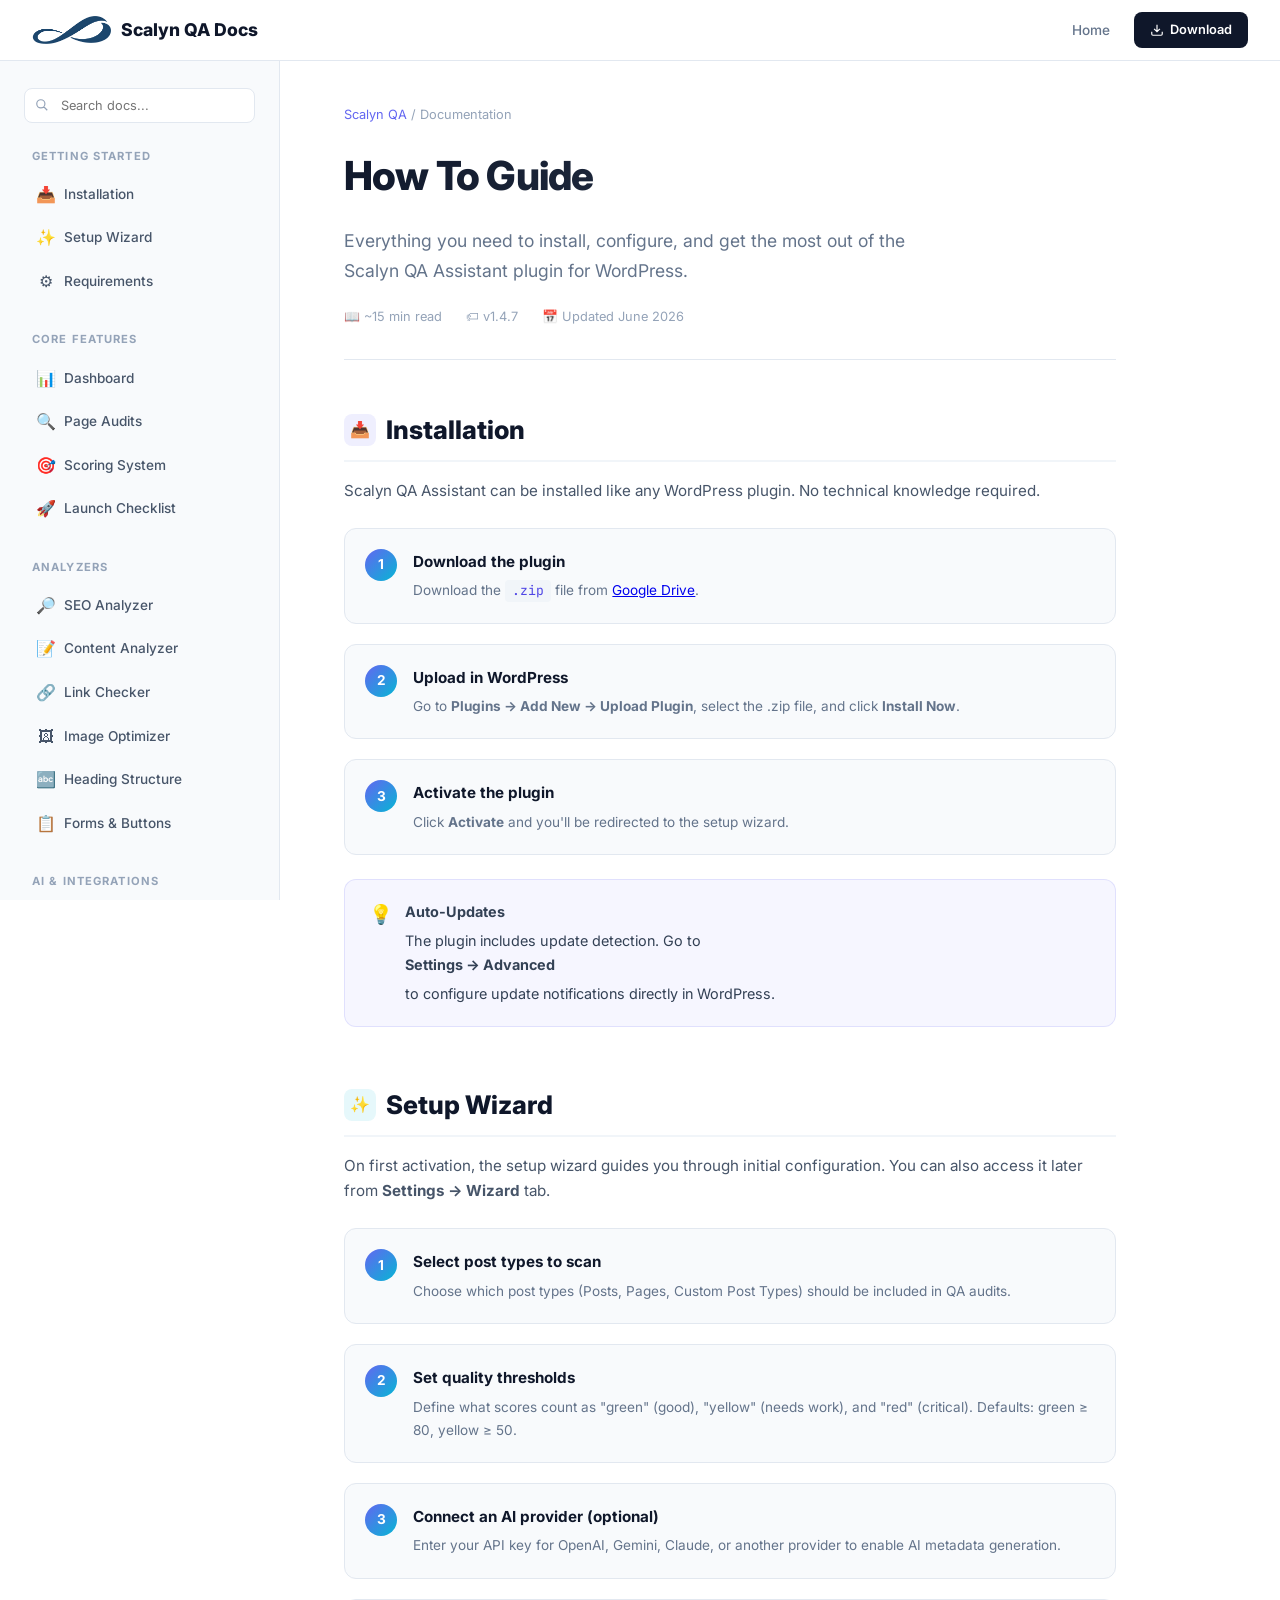
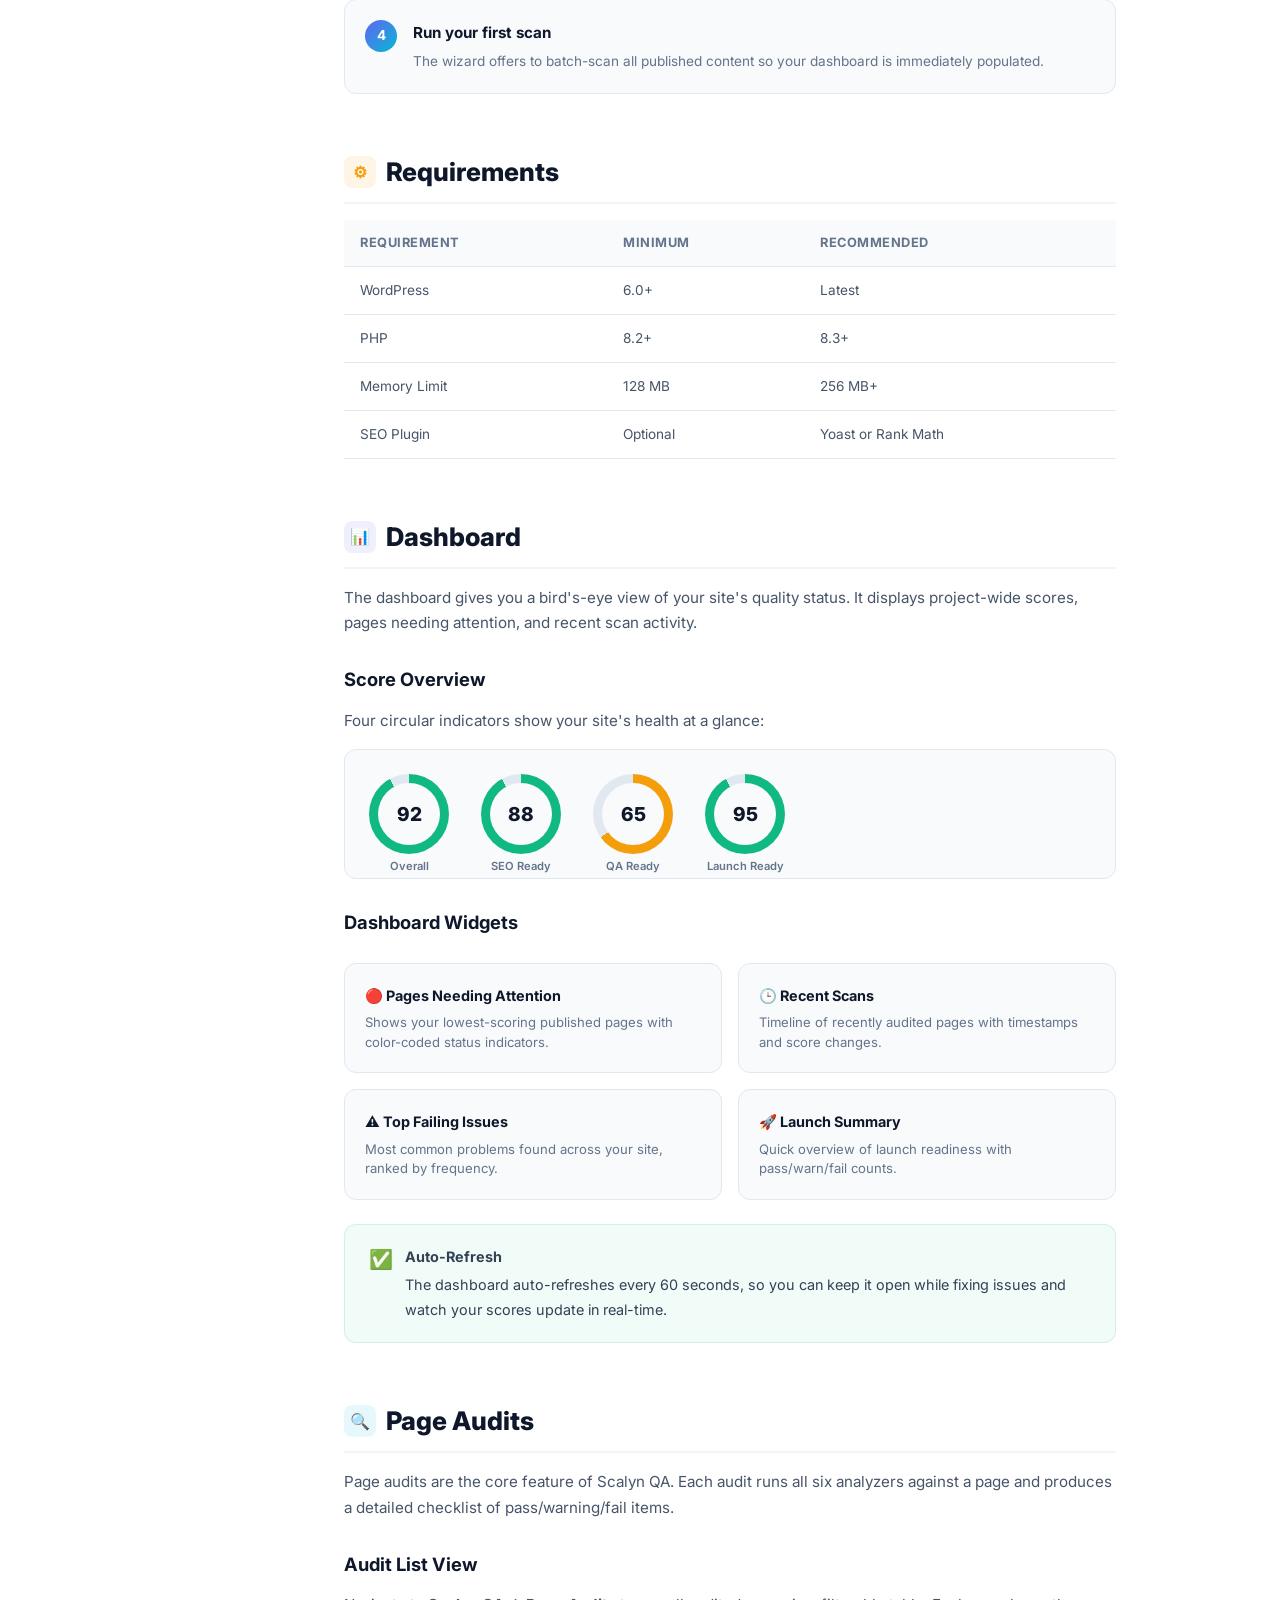
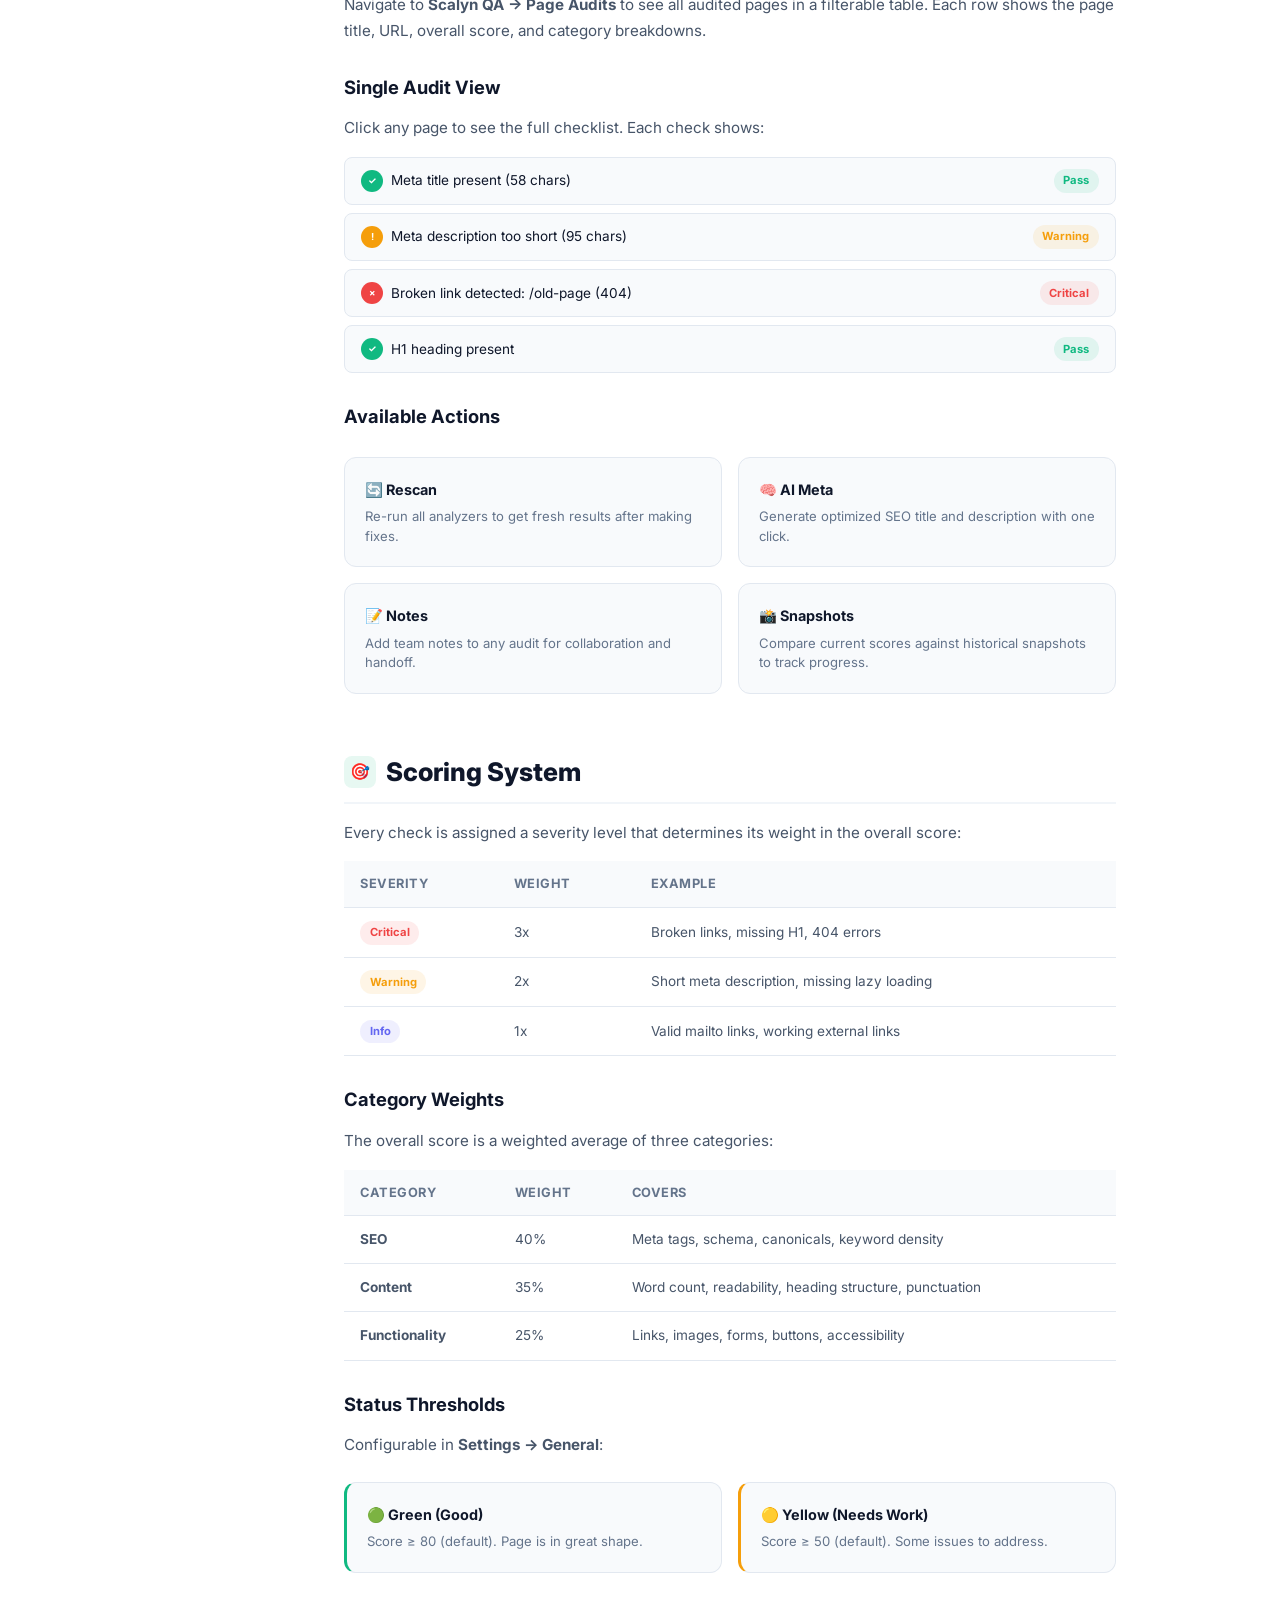
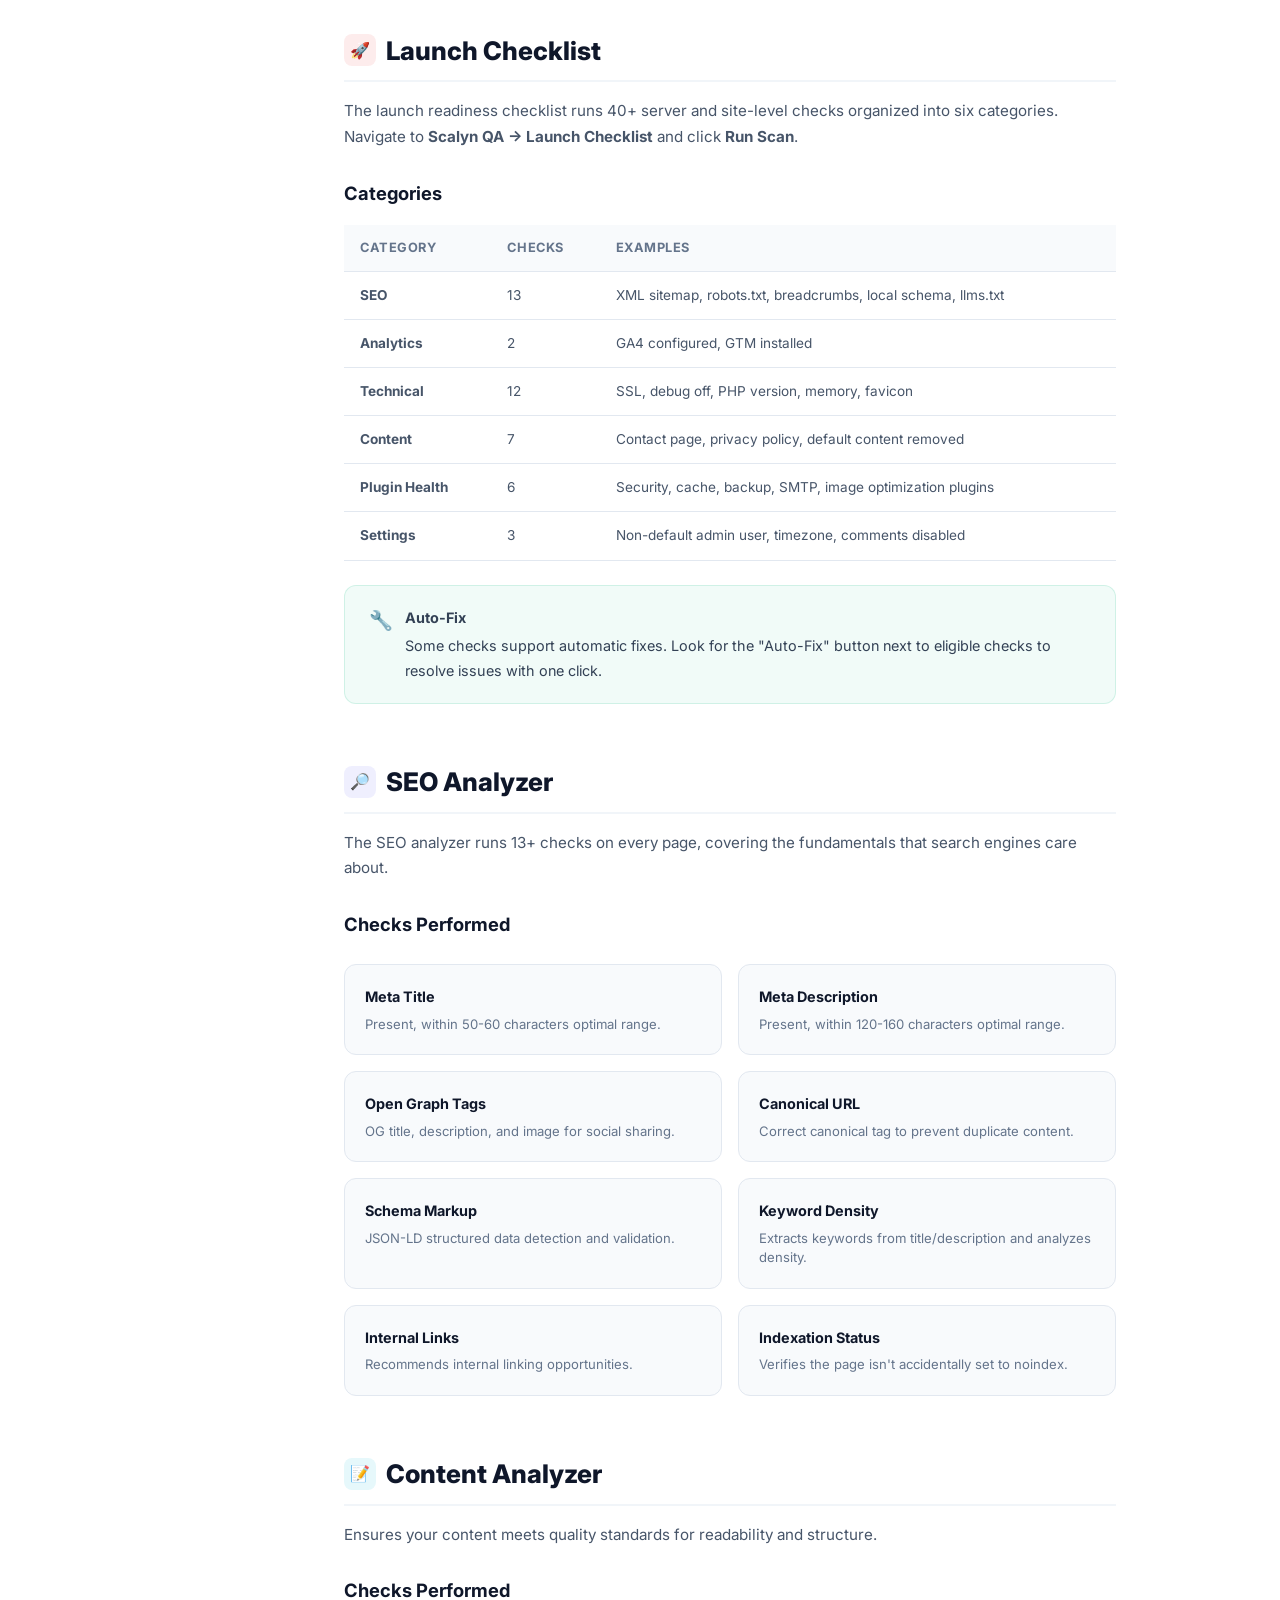
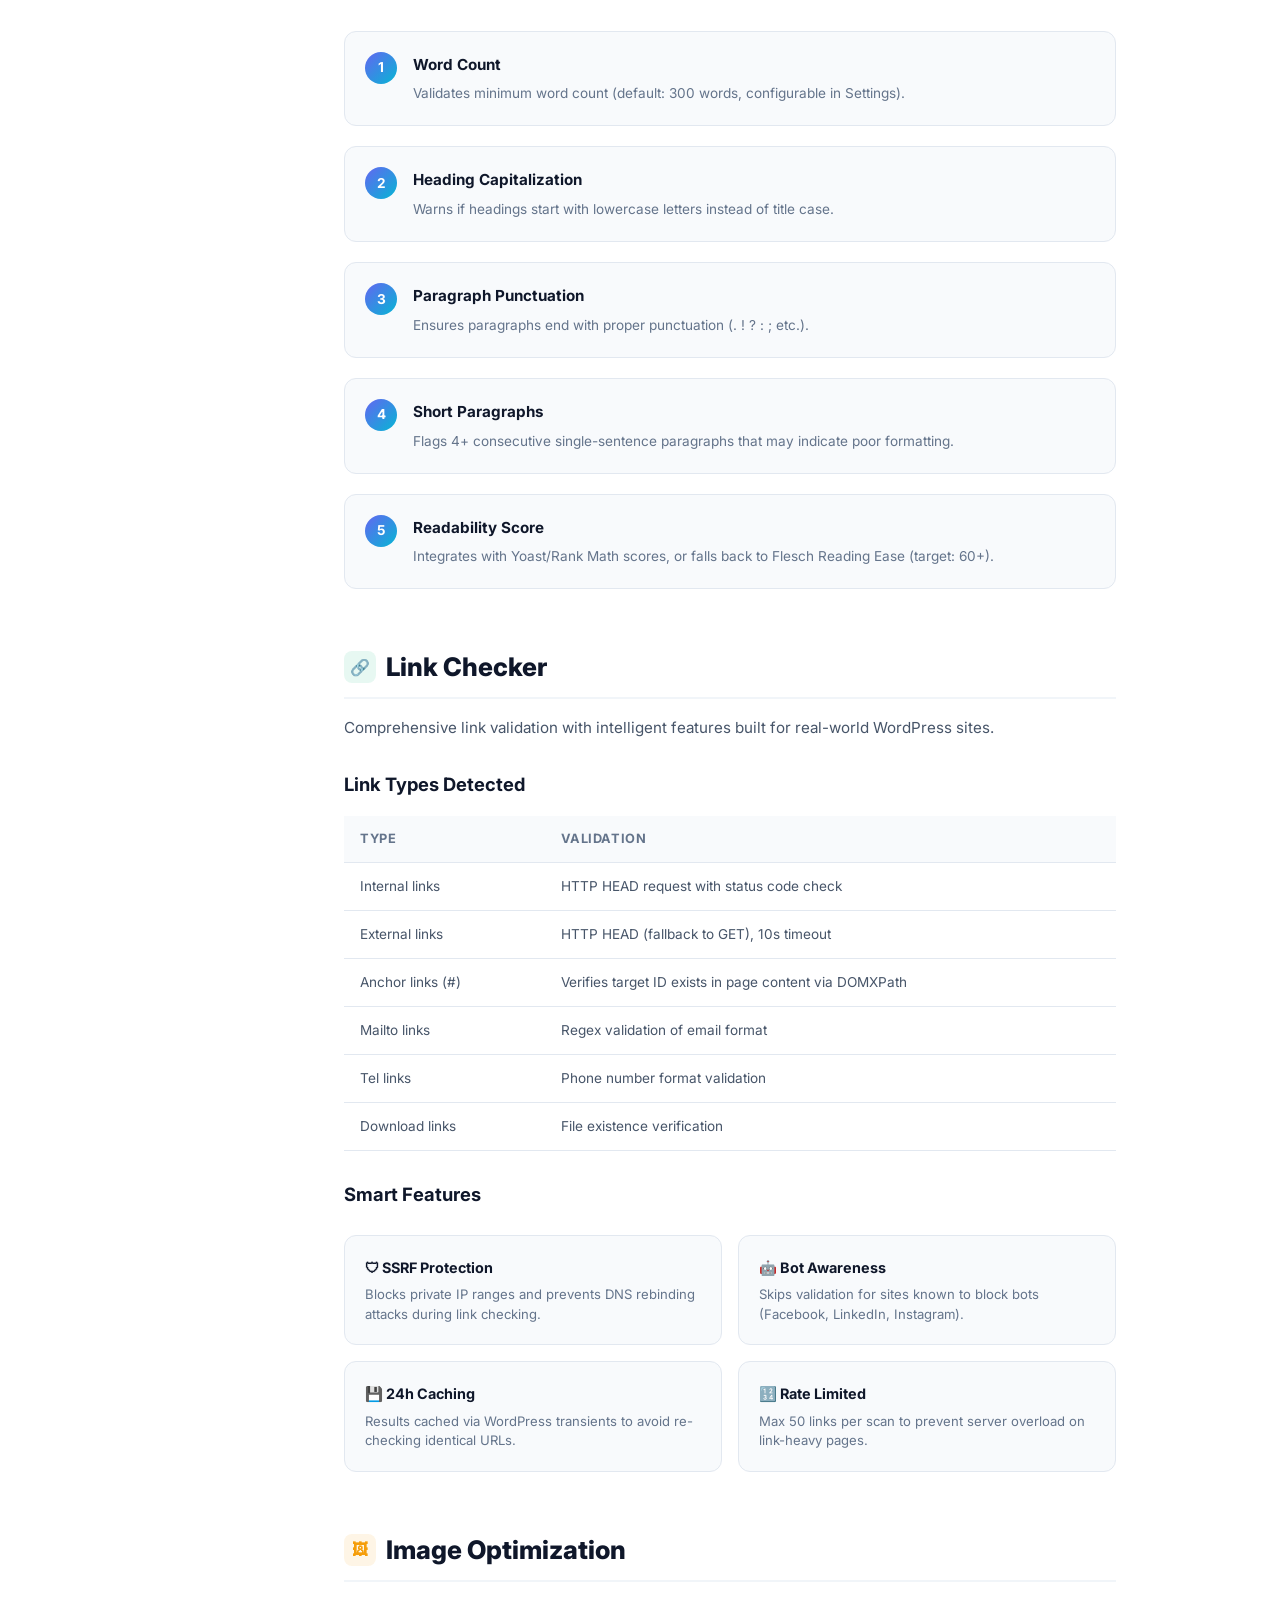
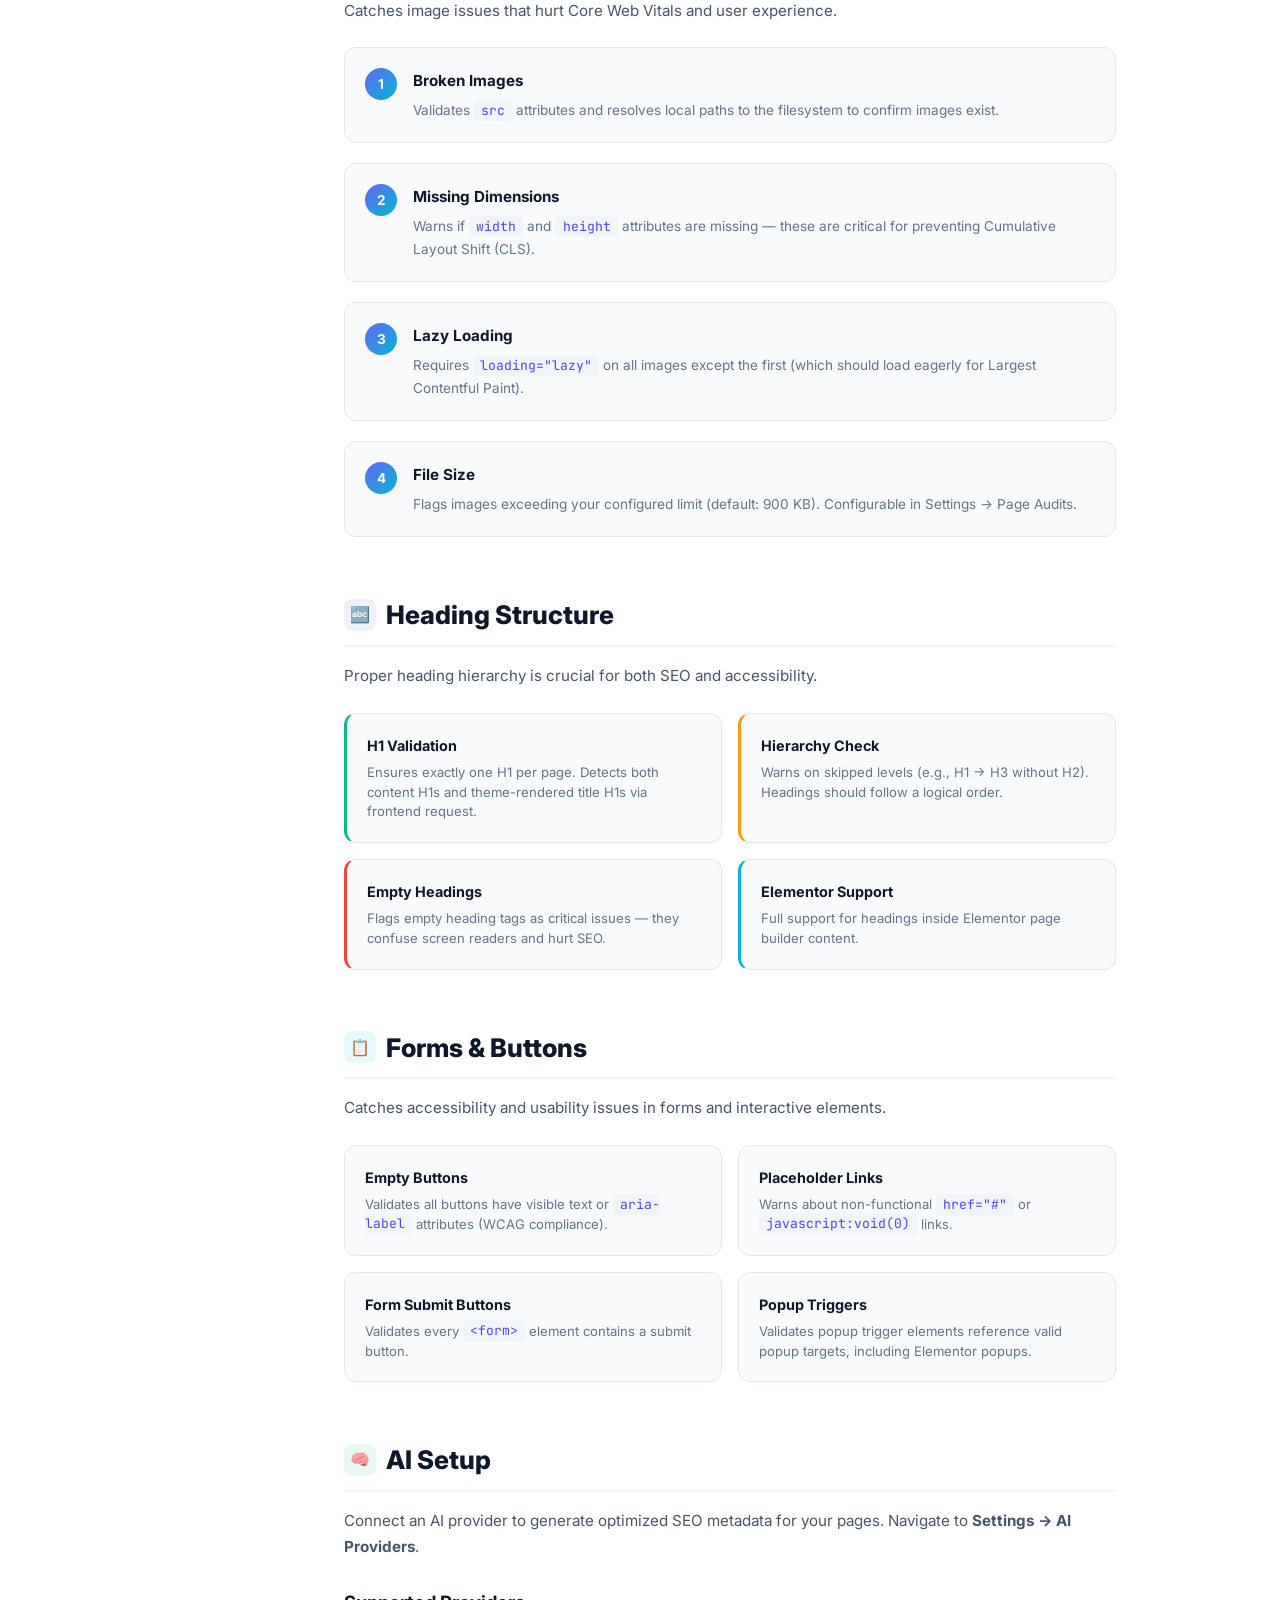
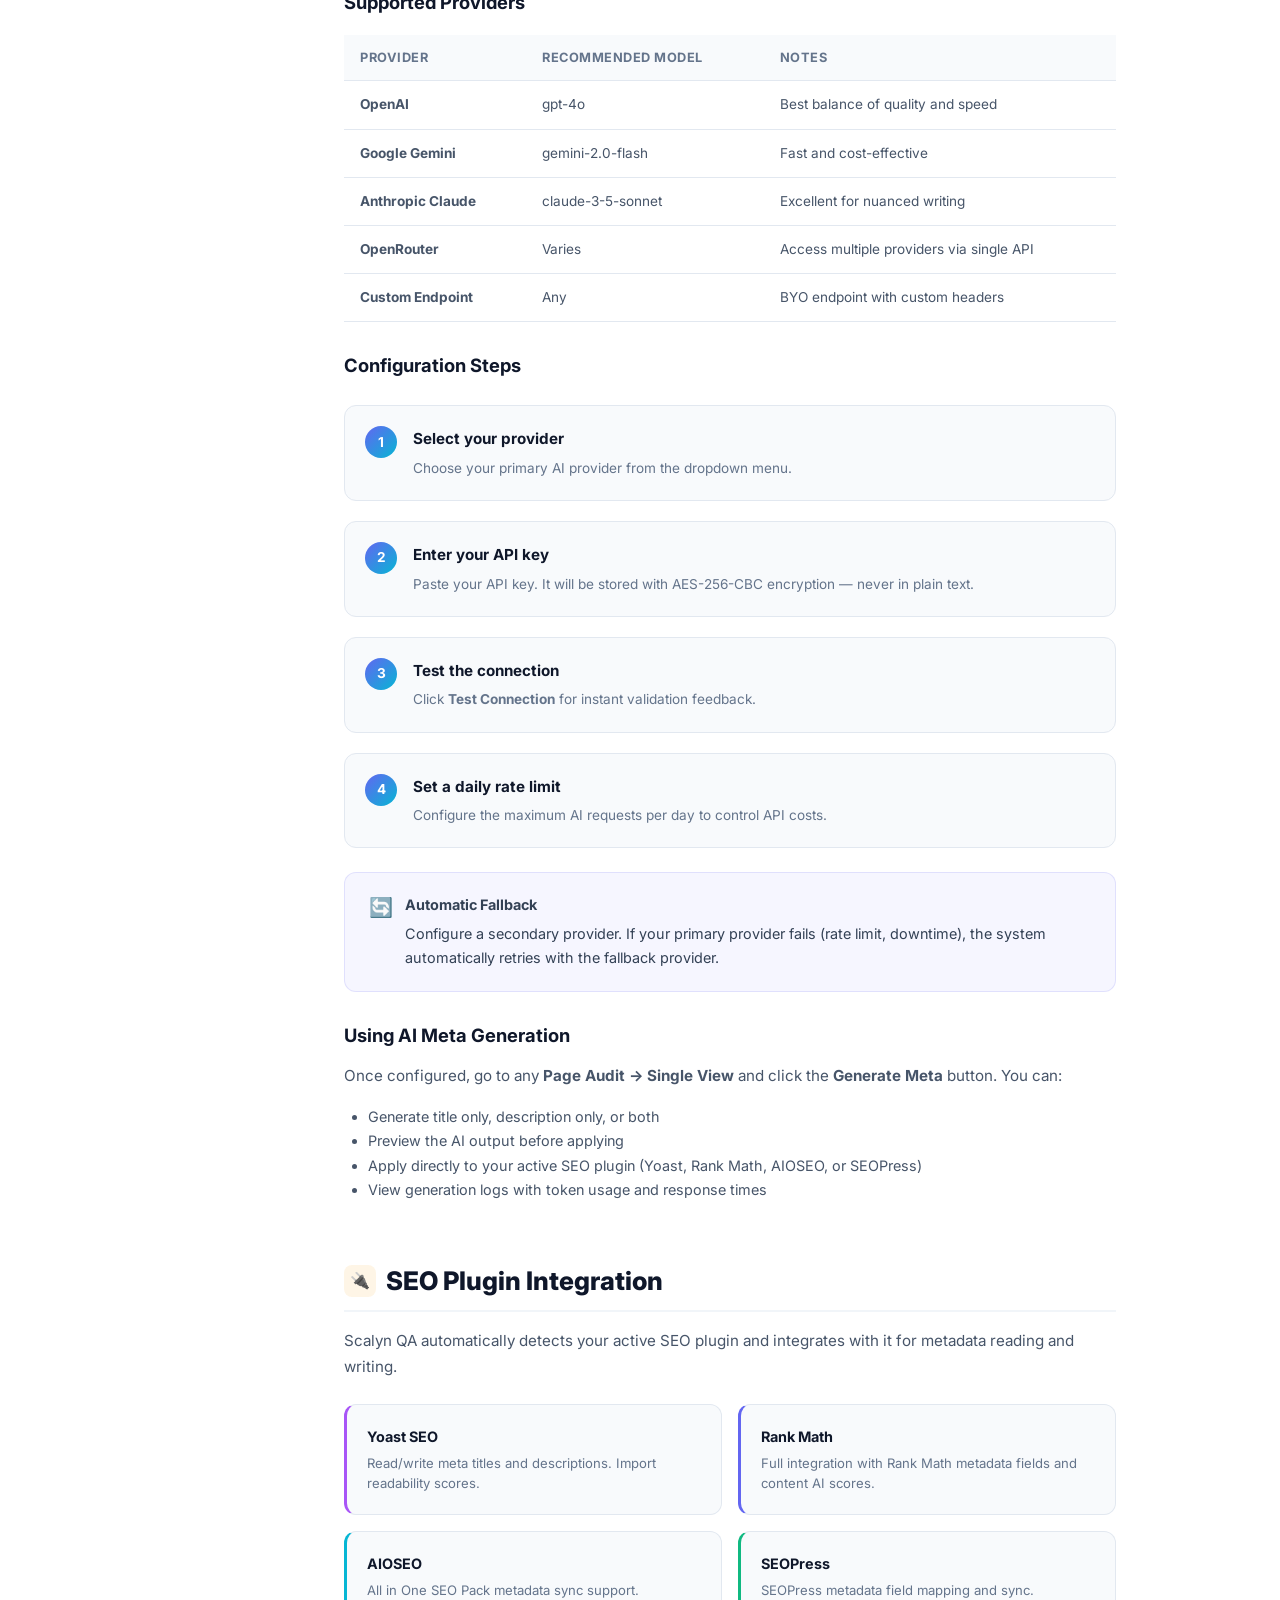
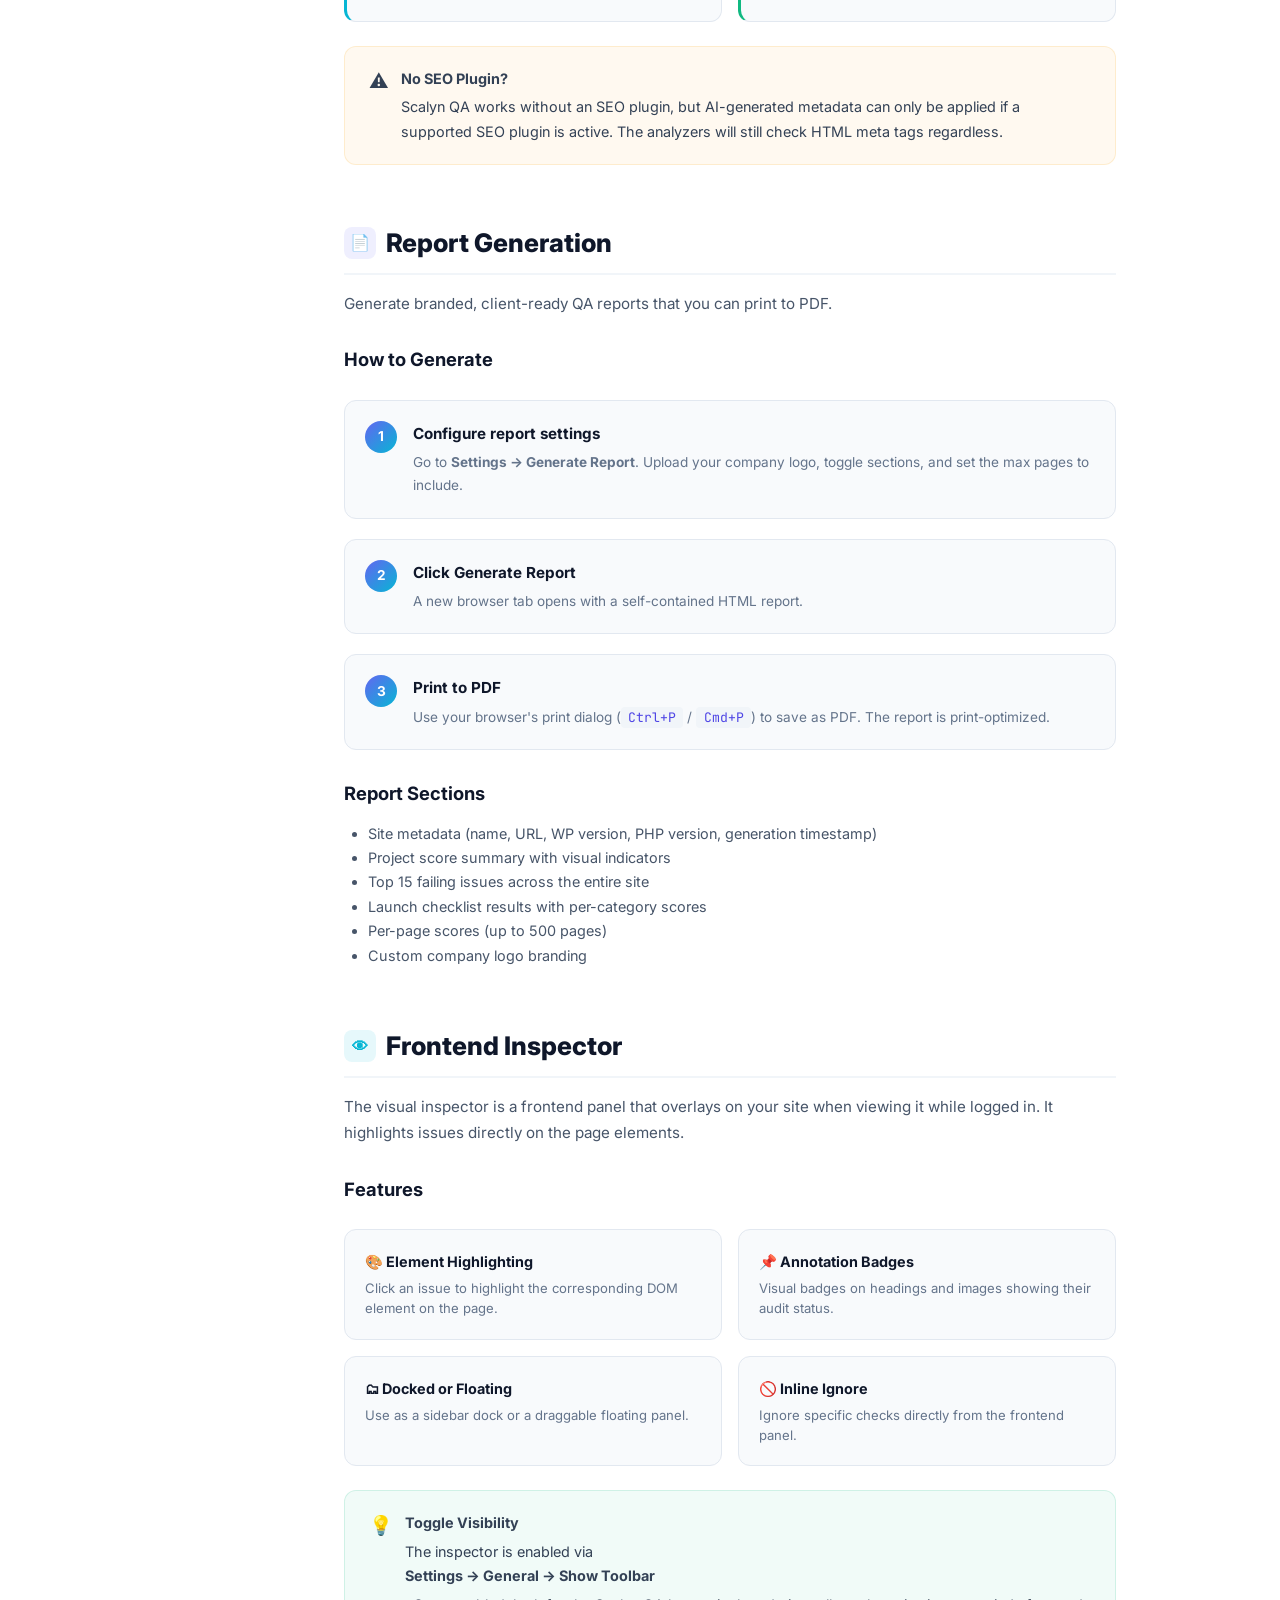
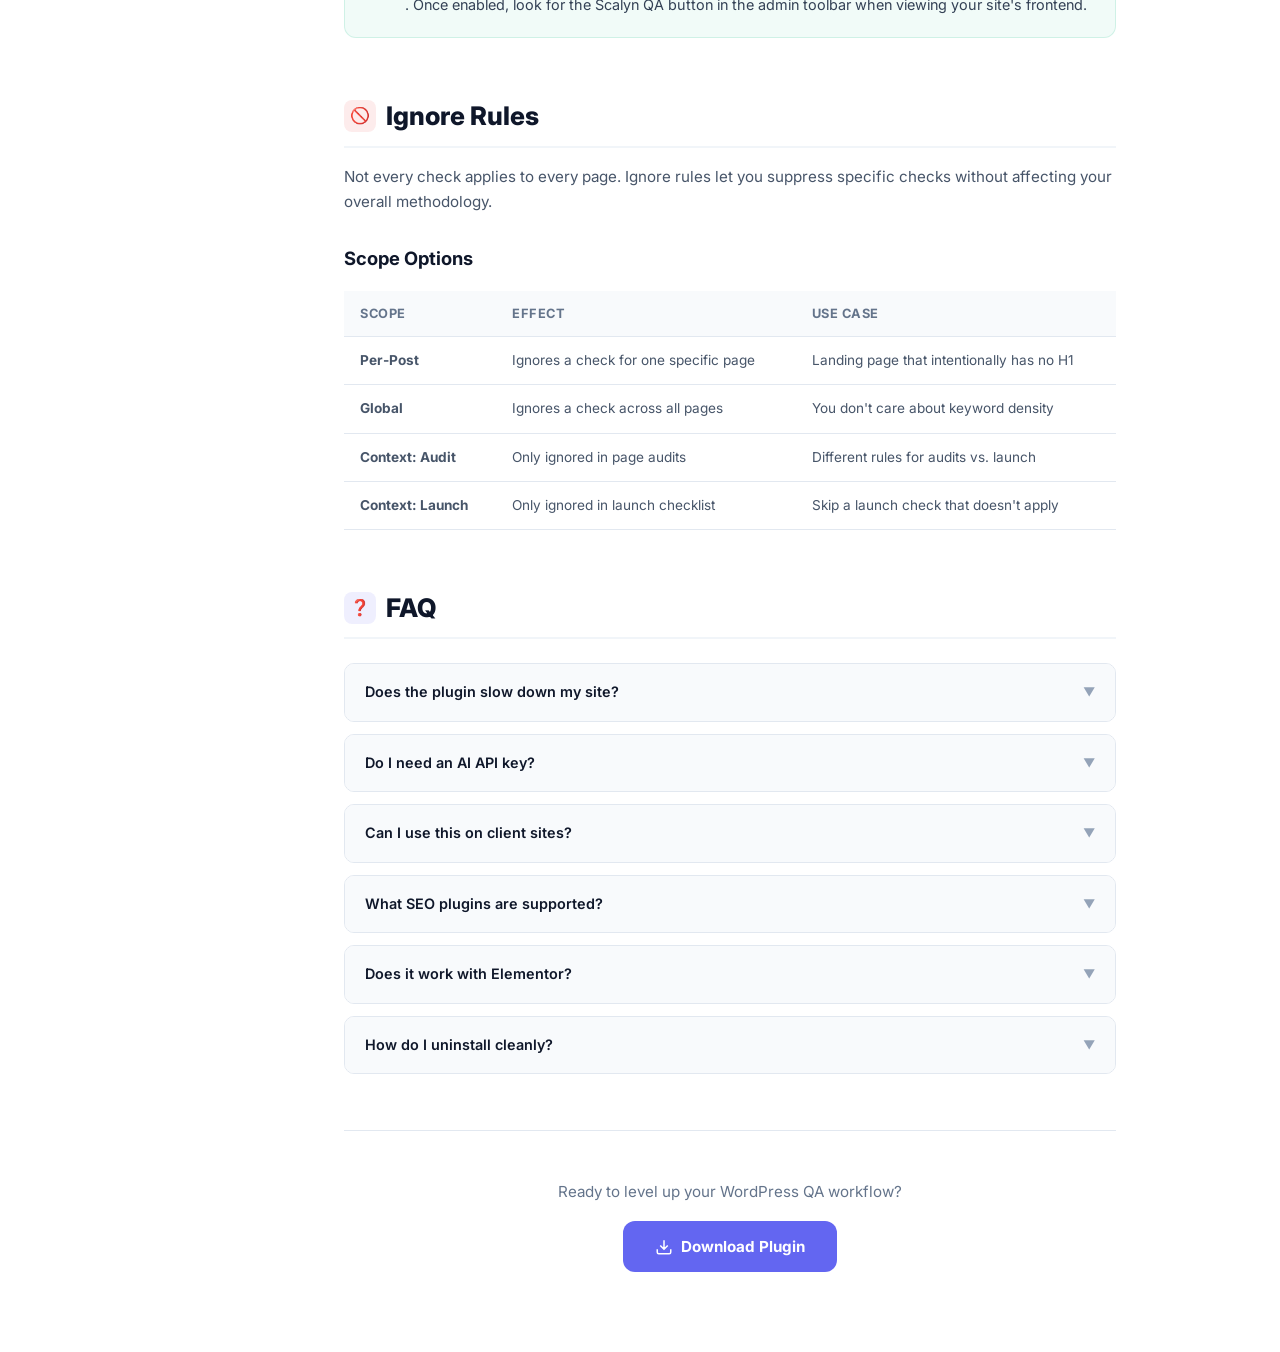
<file: how-to-guide.html>
<!DOCTYPE html>
<html lang="en">
<head>
    <meta charset="UTF-8">
    <meta name="viewport" content="width=device-width, initial-scale=1.0">
    <title>How To Guide - Scalyn QA Assistant</title>
    <link rel="icon" type="image/png" href="assets/images/scalyn-icon.png">
    <link href="https://fonts.googleapis.com/css2?family=Inter:wght@300;400;500;600;700;800&family=JetBrains+Mono:wght@400;500&display=swap" rel="stylesheet">
    <style>
        :root {
            --primary: #6366f1;
            --primary-dark: #4f46e5;
            --primary-light: #818cf8;
            --accent: #06b6d4;
            --success: #10b981;
            --warning: #f59e0b;
            --danger: #ef4444;
            --dark: #0f172a;
            --dark-light: #1e293b;
            --gray-50: #f8fafc;
            --gray-100: #f1f5f9;
            --gray-200: #e2e8f0;
            --gray-300: #cbd5e1;
            --gray-400: #94a3b8;
            --gray-500: #64748b;
            --gray-600: #475569;
            --gray-700: #334155;
            --gray-800: #1e293b;
            --white: #ffffff;
        }

        * { margin: 0; padding: 0; box-sizing: border-box; }

        body {
            font-family: 'Inter', -apple-system, BlinkMacSystemFont, sans-serif;
            color: var(--dark);
            line-height: 1.7;
            background: var(--white);
        }

        /* ── Top Bar ── */
        .topbar {
            position: fixed;
            top: 0;
            left: 0;
            right: 0;
            z-index: 100;
            background: rgba(255,255,255,0.95);
            backdrop-filter: blur(20px);
            border-bottom: 1px solid var(--gray-200);
            padding: 0.75rem 2rem;
        }
        .topbar-inner {
            max-width: 1400px;
            margin: 0 auto;
            display: flex;
            justify-content: space-between;
            align-items: center;
        }
        .topbar-logo {
            display: flex;
            align-items: center;
            gap: 0.6rem;
            text-decoration: none;
            font-weight: 800;
            font-size: 1.1rem;
            color: var(--dark);
        }
        .topbar-logo img { height: 28px; }
        .topbar-links { display: flex; gap: 1.5rem; align-items: center; }
        .topbar-links a {
            text-decoration: none;
            color: var(--gray-500);
            font-size: 0.85rem;
            font-weight: 500;
            transition: color 0.2s;
        }
        .topbar-links a:hover { color: var(--primary); }
        .topbar-github {
            display: inline-flex;
            align-items: center;
            gap: 0.4rem;
            background: var(--dark);
            color: var(--white) !important;
            padding: 0.45rem 1rem;
            border-radius: 8px;
            font-weight: 600 !important;
            font-size: 0.8rem !important;
            transition: all 0.2s !important;
        }
        .topbar-github:hover { background: var(--gray-700) !important; }

        /* ── Layout ── */
        .layout {
            display: grid;
            grid-template-columns: 280px 1fr;
            max-width: 1400px;
            margin: 0 auto;
            min-height: 100vh;
            padding-top: 56px;
        }

        /* ── Sidebar ── */
        .sidebar {
            position: sticky;
            top: 56px;
            height: calc(100vh - 56px);
            overflow-y: auto;
            padding: 2rem 1.5rem;
            border-right: 1px solid var(--gray-200);
            background: var(--gray-50);
        }
        .sidebar::-webkit-scrollbar { width: 4px; }
        .sidebar::-webkit-scrollbar-thumb { background: var(--gray-300); border-radius: 4px; }
        .sidebar-search {
            position: relative;
            margin-bottom: 1.5rem;
        }
        .sidebar-search input {
            width: 100%;
            padding: 0.55rem 0.75rem 0.55rem 2.25rem;
            border: 1px solid var(--gray-200);
            border-radius: 8px;
            font-size: 0.8rem;
            font-family: inherit;
            background: var(--white);
            outline: none;
            transition: border-color 0.2s;
        }
        .sidebar-search input:focus { border-color: var(--primary); }
        .sidebar-search svg {
            position: absolute;
            left: 0.7rem;
            top: 50%;
            transform: translateY(-50%);
            color: var(--gray-400);
        }
        .sidebar-group { margin-bottom: 1.75rem; }
        .sidebar-group-title {
            font-size: 0.7rem;
            text-transform: uppercase;
            letter-spacing: 0.1em;
            color: var(--gray-400);
            font-weight: 700;
            margin-bottom: 0.5rem;
            padding-left: 0.5rem;
        }
        .sidebar-link {
            display: flex;
            align-items: center;
            gap: 0.5rem;
            padding: 0.45rem 0.75rem;
            border-radius: 8px;
            text-decoration: none;
            color: var(--gray-600);
            font-size: 0.85rem;
            font-weight: 500;
            transition: all 0.15s;
            margin-bottom: 2px;
        }
        .sidebar-link:hover { background: var(--gray-200); color: var(--dark); }
        .sidebar-link.active {
            background: rgba(99,102,241,0.1);
            color: var(--primary);
            font-weight: 600;
        }
        .sidebar-link .link-icon { font-size: 1rem; width: 20px; text-align: center; }

        /* ── Main Content ── */
        .main {
            padding: 3rem 4rem;
            max-width: 900px;
        }

        /* Hero Header */
        .guide-hero {
            margin-bottom: 3rem;
            padding-bottom: 2rem;
            border-bottom: 1px solid var(--gray-200);
        }
        .guide-hero .breadcrumb {
            font-size: 0.8rem;
            color: var(--gray-400);
            margin-bottom: 1rem;
        }
        .guide-hero .breadcrumb a {
            color: var(--primary);
            text-decoration: none;
        }
        .guide-hero h1 {
            font-size: 2.5rem;
            font-weight: 800;
            letter-spacing: -0.02em;
            margin-bottom: 1rem;
            background: linear-gradient(135deg, var(--dark), var(--gray-700));
            -webkit-background-clip: text;
            -webkit-text-fill-color: transparent;
            background-clip: text;
        }
        .guide-hero p {
            font-size: 1.1rem;
            color: var(--gray-500);
            max-width: 600px;
            line-height: 1.7;
        }
        .guide-meta {
            display: flex;
            gap: 1.5rem;
            margin-top: 1.25rem;
            font-size: 0.8rem;
            color: var(--gray-400);
        }
        .guide-meta span {
            display: flex;
            align-items: center;
            gap: 0.35rem;
        }

        /* ── Content Sections ── */
        .content-section {
            margin-bottom: 3.5rem;
            scroll-margin-top: 80px;
        }
        .content-section h2 {
            font-size: 1.6rem;
            font-weight: 800;
            margin-bottom: 1rem;
            padding-bottom: 0.5rem;
            border-bottom: 2px solid var(--gray-100);
            display: flex;
            align-items: center;
            gap: 0.6rem;
        }
        .content-section h2 .section-icon {
            width: 32px;
            height: 32px;
            border-radius: 8px;
            display: flex;
            align-items: center;
            justify-content: center;
            font-size: 1rem;
            flex-shrink: 0;
        }
        .content-section h3 {
            font-size: 1.15rem;
            font-weight: 700;
            margin: 1.75rem 0 0.75rem;
            color: var(--dark);
        }
        .content-section p {
            color: var(--gray-600);
            margin-bottom: 1rem;
            font-size: 0.95rem;
        }

        /* Numbered steps */
        .steps-list {
            counter-reset: step;
            display: flex;
            flex-direction: column;
            gap: 1.25rem;
            margin: 1.5rem 0;
        }
        .step-item {
            counter-increment: step;
            display: flex;
            gap: 1rem;
            align-items: flex-start;
            padding: 1.25rem;
            background: var(--gray-50);
            border-radius: 12px;
            border: 1px solid var(--gray-200);
            transition: all 0.2s;
        }
        .step-item:hover {
            border-color: var(--primary-light);
            background: rgba(99,102,241,0.02);
        }
        .step-item::before {
            content: counter(step);
            width: 32px;
            height: 32px;
            border-radius: 50%;
            background: linear-gradient(135deg, var(--primary), var(--accent));
            color: var(--white);
            display: flex;
            align-items: center;
            justify-content: center;
            font-weight: 700;
            font-size: 0.85rem;
            flex-shrink: 0;
        }
        .step-item-content h4 {
            font-size: 0.95rem;
            font-weight: 700;
            margin-bottom: 0.3rem;
        }
        .step-item-content p {
            font-size: 0.85rem;
            color: var(--gray-500);
            margin: 0;
        }

        /* Code blocks */
        code {
            font-family: 'JetBrains Mono', monospace;
            font-size: 0.82rem;
            background: var(--gray-100);
            padding: 0.15rem 0.45rem;
            border-radius: 4px;
            color: var(--primary-dark);
        }
        pre {
            background: var(--dark);
            color: #e2e8f0;
            padding: 1.25rem 1.5rem;
            border-radius: 12px;
            overflow-x: auto;
            margin: 1rem 0 1.5rem;
            font-family: 'JetBrains Mono', monospace;
            font-size: 0.8rem;
            line-height: 1.7;
            position: relative;
        }
        pre code {
            background: none;
            padding: 0;
            color: inherit;
        }
        .code-label {
            position: absolute;
            top: 0.5rem;
            right: 0.75rem;
            font-size: 0.65rem;
            text-transform: uppercase;
            letter-spacing: 0.05em;
            color: var(--gray-500);
            font-family: 'Inter', sans-serif;
            font-weight: 600;
        }

        /* Callout boxes */
        .callout {
            padding: 1.25rem 1.5rem;
            border-radius: 12px;
            margin: 1.5rem 0;
            display: flex;
            gap: 0.75rem;
            align-items: flex-start;
            font-size: 0.9rem;
        }
        .callout-icon {
            font-size: 1.2rem;
            flex-shrink: 0;
            line-height: 1.5;
        }
        .callout-content { flex: 1; }
        .callout-content strong { display: block; margin-bottom: 0.25rem; }
        .callout-info {
            background: rgba(99,102,241,0.06);
            border: 1px solid rgba(99,102,241,0.15);
            color: var(--gray-700);
        }
        .callout-tip {
            background: rgba(16,185,129,0.06);
            border: 1px solid rgba(16,185,129,0.15);
            color: var(--gray-700);
        }
        .callout-warning {
            background: rgba(245,158,11,0.06);
            border: 1px solid rgba(245,158,11,0.15);
            color: var(--gray-700);
        }

        /* Tables */
        table {
            width: 100%;
            border-collapse: collapse;
            margin: 1rem 0 1.5rem;
            font-size: 0.85rem;
        }
        th, td {
            padding: 0.75rem 1rem;
            text-align: left;
            border-bottom: 1px solid var(--gray-200);
        }
        th {
            background: var(--gray-50);
            font-weight: 700;
            font-size: 0.8rem;
            text-transform: uppercase;
            letter-spacing: 0.04em;
            color: var(--gray-500);
        }
        td { color: var(--gray-600); }
        tr:hover td { background: var(--gray-50); }

        /* Feature cards (grid) */
        .feature-grid {
            display: grid;
            grid-template-columns: repeat(2, 1fr);
            gap: 1rem;
            margin: 1.5rem 0;
        }
        .feature-mini {
            padding: 1.25rem;
            background: var(--gray-50);
            border-radius: 12px;
            border: 1px solid var(--gray-200);
        }
        .feature-mini h4 {
            font-size: 0.9rem;
            font-weight: 700;
            margin-bottom: 0.3rem;
            display: flex;
            align-items: center;
            gap: 0.4rem;
        }
        .feature-mini p {
            font-size: 0.82rem;
            color: var(--gray-500);
            margin: 0;
            line-height: 1.5;
        }

        /* Badge */
        .badge {
            display: inline-flex;
            align-items: center;
            padding: 0.15rem 0.6rem;
            border-radius: 100px;
            font-size: 0.7rem;
            font-weight: 700;
        }
        .badge-green { background: rgba(16,185,129,0.1); color: var(--success); }
        .badge-amber { background: rgba(245,158,11,0.1); color: var(--warning); }
        .badge-red { background: rgba(239,68,68,0.1); color: var(--danger); }
        .badge-purple { background: rgba(99,102,241,0.1); color: var(--primary); }

        /* Score visual */
        .score-demo {
            display: flex;
            gap: 2rem;
            padding: 1.5rem;
            background: var(--gray-50);
            border-radius: 12px;
            border: 1px solid var(--gray-200);
            margin: 1rem 0 1.5rem;
            align-items: center;
            flex-wrap: wrap;
        }
        .score-ring {
            width: 80px;
            height: 80px;
            border-radius: 50%;
            display: flex;
            align-items: center;
            justify-content: center;
            font-weight: 800;
            font-size: 1.3rem;
            color: var(--white);
            position: relative;
        }
        .score-ring::after {
            content: attr(data-label);
            position: absolute;
            bottom: -22px;
            font-size: 0.7rem;
            color: var(--gray-500);
            font-weight: 600;
            white-space: nowrap;
        }
        .ring-green { background: conic-gradient(var(--success) 0% 92%, var(--gray-200) 92%); }
        .ring-yellow { background: conic-gradient(var(--warning) 0% 65%, var(--gray-200) 65%); }
        .ring-red { background: conic-gradient(var(--danger) 0% 35%, var(--gray-200) 35%); }
        .score-ring .inner {
            width: 62px;
            height: 62px;
            background: var(--gray-50);
            border-radius: 50%;
            display: flex;
            align-items: center;
            justify-content: center;
            font-size: 1.2rem;
            color: var(--dark);
        }

        /* Check list visual */
        .check-list-visual {
            display: flex;
            flex-direction: column;
            gap: 0.5rem;
            margin: 1rem 0 1.5rem;
        }
        .check-list-row {
            display: flex;
            align-items: center;
            justify-content: space-between;
            padding: 0.7rem 1rem;
            background: var(--gray-50);
            border-radius: 8px;
            border: 1px solid var(--gray-200);
            font-size: 0.85rem;
        }
        .check-list-row .name {
            display: flex;
            align-items: center;
            gap: 0.5rem;
        }
        .check-dot {
            width: 22px;
            height: 22px;
            border-radius: 50%;
            display: flex;
            align-items: center;
            justify-content: center;
            font-size: 0.6rem;
            font-weight: 700;
            color: var(--white);
        }
        .dot-pass { background: var(--success); }
        .dot-warn { background: var(--warning); }
        .dot-fail { background: var(--danger); }

        /* FAQ accordion */
        .faq-list { margin: 1.5rem 0; }
        .faq-item {
            border: 1px solid var(--gray-200);
            border-radius: 10px;
            margin-bottom: 0.75rem;
            overflow: hidden;
        }
        .faq-question {
            padding: 1rem 1.25rem;
            font-weight: 600;
            font-size: 0.9rem;
            cursor: pointer;
            display: flex;
            justify-content: space-between;
            align-items: center;
            background: var(--gray-50);
            transition: background 0.2s;
            user-select: none;
        }
        .faq-question:hover { background: var(--gray-100); }
        .faq-question .arrow {
            transition: transform 0.3s;
            font-size: 0.75rem;
            color: var(--gray-400);
        }
        .faq-item.open .faq-question .arrow { transform: rotate(180deg); }
        .faq-answer {
            max-height: 0;
            overflow: hidden;
            transition: max-height 0.3s ease;
        }
        .faq-answer-inner {
            padding: 1rem 1.25rem;
            font-size: 0.85rem;
            color: var(--gray-600);
            line-height: 1.7;
        }
        .faq-item.open .faq-answer { max-height: 500px; }

        /* Responsive */
        @media (max-width: 1024px) {
            .layout { grid-template-columns: 1fr; }
            .sidebar { display: none; }
            .main { padding: 2rem 1.5rem; }
        }
        @media (max-width: 640px) {
            .guide-hero h1 { font-size: 1.75rem; }
            .feature-grid { grid-template-columns: 1fr; }
            .score-demo { justify-content: center; }
            .topbar-links { gap: 0.75rem; }
        }

        /* Mobile sidebar toggle */
        .sidebar-toggle {
            display: none;
            position: fixed;
            bottom: 1.5rem;
            right: 1.5rem;
            z-index: 200;
            width: 48px;
            height: 48px;
            border-radius: 50%;
            background: var(--primary);
            color: var(--white);
            border: none;
            font-size: 1.25rem;
            cursor: pointer;
            box-shadow: 0 4px 15px rgba(99,102,241,0.4);
        }
        @media (max-width: 1024px) {
            .sidebar-toggle { display: flex; align-items: center; justify-content: center; }
            .sidebar.mobile-open {
                display: block;
                position: fixed;
                top: 56px;
                left: 0;
                bottom: 0;
                width: 300px;
                z-index: 150;
                box-shadow: 4px 0 15px rgba(0,0,0,0.1);
            }
        }
    </style>
</head>
<body>

<!-- Top Bar -->
<header class="topbar">
    <div class="topbar-inner">
        <a href="landing-page.html" class="topbar-logo">
            <img src="assets/images/scalyn-icon.png" alt="Scalyn">
            Scalyn QA Docs
        </a>
        <div class="topbar-links">
            <a href="landing-page.html">Home</a>
            <a href="https://drive.google.com/drive/folders/1VcSwGnCn_WPCgoGJRqeQIPtGVFvQLYNf?usp=sharing" class="topbar-github" target="_blank">
                <svg width="14" height="14" fill="none" stroke="currentColor" stroke-width="2" viewBox="0 0 24 24"><path d="M21 15v4a2 2 0 01-2 2H5a2 2 0 01-2-2v-4m4-5l5 5 5-5m-5 5V3"/></svg>
                Download
            </a>
        </div>
    </div>
</header>

<div class="layout">
    <!-- Sidebar -->
    <aside class="sidebar" id="sidebar">
        <div class="sidebar-search">
            <svg width="14" height="14" fill="none" stroke="currentColor" stroke-width="2" viewBox="0 0 24 24"><path d="M21 21l-6-6m2-5a7 7 0 11-14 0 7 7 0 0114 0z"/></svg>
            <input type="text" placeholder="Search docs..." id="sidebarSearch">
        </div>

        <div class="sidebar-group">
            <div class="sidebar-group-title">Getting Started</div>
            <a href="#installation" class="sidebar-link active"><span class="link-icon">&#x1F4E5;</span> Installation</a>
            <a href="#setup-wizard" class="sidebar-link"><span class="link-icon">&#x2728;</span> Setup Wizard</a>
            <a href="#requirements" class="sidebar-link"><span class="link-icon">&#x2699;</span> Requirements</a>
        </div>
        <div class="sidebar-group">
            <div class="sidebar-group-title">Core Features</div>
            <a href="#dashboard" class="sidebar-link"><span class="link-icon">&#x1F4CA;</span> Dashboard</a>
            <a href="#page-audits" class="sidebar-link"><span class="link-icon">&#x1F50D;</span> Page Audits</a>
            <a href="#scoring" class="sidebar-link"><span class="link-icon">&#x1F3AF;</span> Scoring System</a>
            <a href="#launch-checklist" class="sidebar-link"><span class="link-icon">&#x1F680;</span> Launch Checklist</a>
        </div>
        <div class="sidebar-group">
            <div class="sidebar-group-title">Analyzers</div>
            <a href="#seo-analyzer" class="sidebar-link"><span class="link-icon">&#x1F50E;</span> SEO Analyzer</a>
            <a href="#content-analyzer" class="sidebar-link"><span class="link-icon">&#x1F4DD;</span> Content Analyzer</a>
            <a href="#link-checker" class="sidebar-link"><span class="link-icon">&#x1F517;</span> Link Checker</a>
            <a href="#image-analyzer" class="sidebar-link"><span class="link-icon">&#x1F5BC;</span> Image Optimizer</a>
            <a href="#heading-analyzer" class="sidebar-link"><span class="link-icon">&#x1F524;</span> Heading Structure</a>
            <a href="#form-analyzer" class="sidebar-link"><span class="link-icon">&#x1F4CB;</span> Forms & Buttons</a>
        </div>
        <div class="sidebar-group">
            <div class="sidebar-group-title">AI & Integrations</div>
            <a href="#ai-setup" class="sidebar-link"><span class="link-icon">&#x1F9E0;</span> AI Setup</a>
            <a href="#seo-plugins" class="sidebar-link"><span class="link-icon">&#x1F50C;</span> SEO Plugins</a>
            <a href="#reports" class="sidebar-link"><span class="link-icon">&#x1F4C4;</span> Reports</a>
        </div>
        <div class="sidebar-group">
            <div class="sidebar-group-title">Advanced</div>
            <a href="#inspector" class="sidebar-link"><span class="link-icon">&#x1F441;</span> Frontend Inspector</a>
            <a href="#ignore-rules" class="sidebar-link"><span class="link-icon">&#x1F6AB;</span> Ignore Rules</a>
            <a href="#faq" class="sidebar-link"><span class="link-icon">&#x2753;</span> FAQ</a>
        </div>
    </aside>

    <!-- Main Content -->
    <main class="main">
        <div class="guide-hero">
            <div class="breadcrumb"><a href="landing-page.html">Scalyn QA</a> / Documentation</div>
            <h1>How To Guide</h1>
            <p>Everything you need to install, configure, and get the most out of the Scalyn QA Assistant plugin for WordPress.</p>
            <div class="guide-meta">
                <span>&#x1F4D6; ~15 min read</span>
                <span>&#x1F3F7; v1.4.7</span>
                <span>&#x1F4C5; Updated June 2026</span>
            </div>
        </div>

        <!-- ━━━ Installation ━━━ -->
        <section class="content-section" id="installation">
            <h2><span class="section-icon icon-purple" style="background:rgba(99,102,241,0.1);color:var(--primary);">&#x1F4E5;</span> Installation</h2>
            <p>Scalyn QA Assistant can be installed like any WordPress plugin. No technical knowledge required.</p>

            <div class="steps-list">
                <div class="step-item">
                    <div class="step-item-content">
                        <h4>Download the plugin</h4>
                        <p>Download the <code>.zip</code> file from <a href="https://drive.google.com/drive/folders/1VcSwGnCn_WPCgoGJRqeQIPtGVFvQLYNf?usp=sharing" target="_blank">Google Drive</a>.</p>
                    </div>
                </div>
                <div class="step-item">
                    <div class="step-item-content">
                        <h4>Upload in WordPress</h4>
                        <p>Go to <strong>Plugins &rarr; Add New &rarr; Upload Plugin</strong>, select the .zip file, and click <strong>Install Now</strong>.</p>
                    </div>
                </div>
                <div class="step-item">
                    <div class="step-item-content">
                        <h4>Activate the plugin</h4>
                        <p>Click <strong>Activate</strong> and you'll be redirected to the setup wizard.</p>
                    </div>
                </div>
            </div>

            <div class="callout callout-info">
                <span class="callout-icon">&#x1F4A1;</span>
                <div class="callout-content">
                    <strong>Auto-Updates</strong>
                    The plugin includes update detection. Go to <strong>Settings &rarr; Advanced</strong> to configure update notifications directly in WordPress.
                </div>
            </div>
        </section>

        <!-- ━━━ Setup Wizard ━━━ -->
        <section class="content-section" id="setup-wizard">
            <h2><span class="section-icon" style="background:rgba(6,182,212,0.1);color:var(--accent);">&#x2728;</span> Setup Wizard</h2>
            <p>On first activation, the setup wizard guides you through initial configuration. You can also access it later from <strong>Settings &rarr; Wizard</strong> tab.</p>

            <div class="steps-list">
                <div class="step-item">
                    <div class="step-item-content">
                        <h4>Select post types to scan</h4>
                        <p>Choose which post types (Posts, Pages, Custom Post Types) should be included in QA audits.</p>
                    </div>
                </div>
                <div class="step-item">
                    <div class="step-item-content">
                        <h4>Set quality thresholds</h4>
                        <p>Define what scores count as "green" (good), "yellow" (needs work), and "red" (critical). Defaults: green &ge; 80, yellow &ge; 50.</p>
                    </div>
                </div>
                <div class="step-item">
                    <div class="step-item-content">
                        <h4>Connect an AI provider (optional)</h4>
                        <p>Enter your API key for OpenAI, Gemini, Claude, or another provider to enable AI metadata generation.</p>
                    </div>
                </div>
                <div class="step-item">
                    <div class="step-item-content">
                        <h4>Run your first scan</h4>
                        <p>The wizard offers to batch-scan all published content so your dashboard is immediately populated.</p>
                    </div>
                </div>
            </div>
        </section>

        <!-- ━━━ Requirements ━━━ -->
        <section class="content-section" id="requirements">
            <h2><span class="section-icon" style="background:rgba(245,158,11,0.1);color:var(--warning);">&#x2699;</span> Requirements</h2>
            <table>
                <thead>
                    <tr><th>Requirement</th><th>Minimum</th><th>Recommended</th></tr>
                </thead>
                <tbody>
                    <tr><td>WordPress</td><td>6.0+</td><td>Latest</td></tr>
                    <tr><td>PHP</td><td>8.2+</td><td>8.3+</td></tr>
                    <tr><td>Memory Limit</td><td>128 MB</td><td>256 MB+</td></tr>
                    <tr><td>SEO Plugin</td><td>Optional</td><td>Yoast or Rank Math</td></tr>
                </tbody>
            </table>
        </section>

        <!-- ━━━ Dashboard ━━━ -->
        <section class="content-section" id="dashboard">
            <h2><span class="section-icon" style="background:rgba(99,102,241,0.1);color:var(--primary);">&#x1F4CA;</span> Dashboard</h2>
            <p>The dashboard gives you a bird's-eye view of your site's quality status. It displays project-wide scores, pages needing attention, and recent scan activity.</p>

            <h3>Score Overview</h3>
            <p>Four circular indicators show your site's health at a glance:</p>

            <div class="score-demo">
                <div class="score-ring ring-green" data-label="Overall">
                    <div class="inner">92</div>
                </div>
                <div class="score-ring ring-green" data-label="SEO Ready">
                    <div class="inner">88</div>
                </div>
                <div class="score-ring ring-yellow" data-label="QA Ready">
                    <div class="inner">65</div>
                </div>
                <div class="score-ring ring-green" data-label="Launch Ready">
                    <div class="inner">95</div>
                </div>
            </div>

            <h3>Dashboard Widgets</h3>
            <div class="feature-grid">
                <div class="feature-mini">
                    <h4>&#x1F534; Pages Needing Attention</h4>
                    <p>Shows your lowest-scoring published pages with color-coded status indicators.</p>
                </div>
                <div class="feature-mini">
                    <h4>&#x1F552; Recent Scans</h4>
                    <p>Timeline of recently audited pages with timestamps and score changes.</p>
                </div>
                <div class="feature-mini">
                    <h4>&#x26A0; Top Failing Issues</h4>
                    <p>Most common problems found across your site, ranked by frequency.</p>
                </div>
                <div class="feature-mini">
                    <h4>&#x1F680; Launch Summary</h4>
                    <p>Quick overview of launch readiness with pass/warn/fail counts.</p>
                </div>
            </div>

            <div class="callout callout-tip">
                <span class="callout-icon">&#x2705;</span>
                <div class="callout-content">
                    <strong>Auto-Refresh</strong>
                    The dashboard auto-refreshes every 60 seconds, so you can keep it open while fixing issues and watch your scores update in real-time.
                </div>
            </div>
        </section>

        <!-- ━━━ Page Audits ━━━ -->
        <section class="content-section" id="page-audits">
            <h2><span class="section-icon" style="background:rgba(6,182,212,0.1);color:var(--accent);">&#x1F50D;</span> Page Audits</h2>
            <p>Page audits are the core feature of Scalyn QA. Each audit runs all six analyzers against a page and produces a detailed checklist of pass/warning/fail items.</p>

            <h3>Audit List View</h3>
            <p>Navigate to <strong>Scalyn QA &rarr; Page Audits</strong> to see all audited pages in a filterable table. Each row shows the page title, URL, overall score, and category breakdowns.</p>

            <h3>Single Audit View</h3>
            <p>Click any page to see the full checklist. Each check shows:</p>
            <div class="check-list-visual">
                <div class="check-list-row">
                    <span class="name"><span class="check-dot dot-pass">&check;</span> Meta title present (58 chars)</span>
                    <span class="badge badge-green">Pass</span>
                </div>
                <div class="check-list-row">
                    <span class="name"><span class="check-dot dot-warn">!</span> Meta description too short (95 chars)</span>
                    <span class="badge badge-amber">Warning</span>
                </div>
                <div class="check-list-row">
                    <span class="name"><span class="check-dot dot-fail">&times;</span> Broken link detected: /old-page (404)</span>
                    <span class="badge badge-red">Critical</span>
                </div>
                <div class="check-list-row">
                    <span class="name"><span class="check-dot dot-pass">&check;</span> H1 heading present</span>
                    <span class="badge badge-green">Pass</span>
                </div>
            </div>

            <h3>Available Actions</h3>
            <div class="feature-grid">
                <div class="feature-mini">
                    <h4>&#x1F504; Rescan</h4>
                    <p>Re-run all analyzers to get fresh results after making fixes.</p>
                </div>
                <div class="feature-mini">
                    <h4>&#x1F9E0; AI Meta</h4>
                    <p>Generate optimized SEO title and description with one click.</p>
                </div>
                <div class="feature-mini">
                    <h4>&#x1F4DD; Notes</h4>
                    <p>Add team notes to any audit for collaboration and handoff.</p>
                </div>
                <div class="feature-mini">
                    <h4>&#x1F4F8; Snapshots</h4>
                    <p>Compare current scores against historical snapshots to track progress.</p>
                </div>
            </div>
        </section>

        <!-- ━━━ Scoring ━━━ -->
        <section class="content-section" id="scoring">
            <h2><span class="section-icon" style="background:rgba(16,185,129,0.1);color:var(--success);">&#x1F3AF;</span> Scoring System</h2>
            <p>Every check is assigned a severity level that determines its weight in the overall score:</p>

            <table>
                <thead>
                    <tr><th>Severity</th><th>Weight</th><th>Example</th></tr>
                </thead>
                <tbody>
                    <tr><td><span class="badge badge-red">Critical</span></td><td>3x</td><td>Broken links, missing H1, 404 errors</td></tr>
                    <tr><td><span class="badge badge-amber">Warning</span></td><td>2x</td><td>Short meta description, missing lazy loading</td></tr>
                    <tr><td><span class="badge badge-purple">Info</span></td><td>1x</td><td>Valid mailto links, working external links</td></tr>
                </tbody>
            </table>

            <h3>Category Weights</h3>
            <p>The overall score is a weighted average of three categories:</p>
            <table>
                <thead>
                    <tr><th>Category</th><th>Weight</th><th>Covers</th></tr>
                </thead>
                <tbody>
                    <tr><td><strong>SEO</strong></td><td>40%</td><td>Meta tags, schema, canonicals, keyword density</td></tr>
                    <tr><td><strong>Content</strong></td><td>35%</td><td>Word count, readability, heading structure, punctuation</td></tr>
                    <tr><td><strong>Functionality</strong></td><td>25%</td><td>Links, images, forms, buttons, accessibility</td></tr>
                </tbody>
            </table>

            <h3>Status Thresholds</h3>
            <p>Configurable in <strong>Settings &rarr; General</strong>:</p>
            <div class="feature-grid">
                <div class="feature-mini" style="border-left: 3px solid var(--success);">
                    <h4>&#x1F7E2; Green (Good)</h4>
                    <p>Score &ge; 80 (default). Page is in great shape.</p>
                </div>
                <div class="feature-mini" style="border-left: 3px solid var(--warning);">
                    <h4>&#x1F7E1; Yellow (Needs Work)</h4>
                    <p>Score &ge; 50 (default). Some issues to address.</p>
                </div>
            </div>
        </section>

        <!-- ━━━ Launch Checklist ━━━ -->
        <section class="content-section" id="launch-checklist">
            <h2><span class="section-icon" style="background:rgba(239,68,68,0.1);color:var(--danger);">&#x1F680;</span> Launch Checklist</h2>
            <p>The launch readiness checklist runs 40+ server and site-level checks organized into six categories. Navigate to <strong>Scalyn QA &rarr; Launch Checklist</strong> and click <strong>Run Scan</strong>.</p>

            <h3>Categories</h3>
            <table>
                <thead>
                    <tr><th>Category</th><th>Checks</th><th>Examples</th></tr>
                </thead>
                <tbody>
                    <tr><td><strong>SEO</strong></td><td>13</td><td>XML sitemap, robots.txt, breadcrumbs, local schema, llms.txt</td></tr>
                    <tr><td><strong>Analytics</strong></td><td>2</td><td>GA4 configured, GTM installed</td></tr>
                    <tr><td><strong>Technical</strong></td><td>12</td><td>SSL, debug off, PHP version, memory, favicon</td></tr>
                    <tr><td><strong>Content</strong></td><td>7</td><td>Contact page, privacy policy, default content removed</td></tr>
                    <tr><td><strong>Plugin Health</strong></td><td>6</td><td>Security, cache, backup, SMTP, image optimization plugins</td></tr>
                    <tr><td><strong>Settings</strong></td><td>3</td><td>Non-default admin user, timezone, comments disabled</td></tr>
                </tbody>
            </table>

            <div class="callout callout-tip">
                <span class="callout-icon">&#x1F527;</span>
                <div class="callout-content">
                    <strong>Auto-Fix</strong>
                    Some checks support automatic fixes. Look for the "Auto-Fix" button next to eligible checks to resolve issues with one click.
                </div>
            </div>
        </section>

        <!-- ━━━ SEO Analyzer ━━━ -->
        <section class="content-section" id="seo-analyzer">
            <h2><span class="section-icon" style="background:rgba(99,102,241,0.1);color:var(--primary);">&#x1F50E;</span> SEO Analyzer</h2>
            <p>The SEO analyzer runs 13+ checks on every page, covering the fundamentals that search engines care about.</p>

            <h3>Checks Performed</h3>
            <div class="feature-grid">
                <div class="feature-mini"><h4>Meta Title</h4><p>Present, within 50-60 characters optimal range.</p></div>
                <div class="feature-mini"><h4>Meta Description</h4><p>Present, within 120-160 characters optimal range.</p></div>
                <div class="feature-mini"><h4>Open Graph Tags</h4><p>OG title, description, and image for social sharing.</p></div>
                <div class="feature-mini"><h4>Canonical URL</h4><p>Correct canonical tag to prevent duplicate content.</p></div>
                <div class="feature-mini"><h4>Schema Markup</h4><p>JSON-LD structured data detection and validation.</p></div>
                <div class="feature-mini"><h4>Keyword Density</h4><p>Extracts keywords from title/description and analyzes density.</p></div>
                <div class="feature-mini"><h4>Internal Links</h4><p>Recommends internal linking opportunities.</p></div>
                <div class="feature-mini"><h4>Indexation Status</h4><p>Verifies the page isn't accidentally set to noindex.</p></div>
            </div>
        </section>

        <!-- ━━━ Content Analyzer ━━━ -->
        <section class="content-section" id="content-analyzer">
            <h2><span class="section-icon" style="background:rgba(6,182,212,0.1);color:var(--accent);">&#x1F4DD;</span> Content Analyzer</h2>
            <p>Ensures your content meets quality standards for readability and structure.</p>

            <h3>Checks Performed</h3>
            <div class="steps-list">
                <div class="step-item">
                    <div class="step-item-content">
                        <h4>Word Count</h4>
                        <p>Validates minimum word count (default: 300 words, configurable in Settings).</p>
                    </div>
                </div>
                <div class="step-item">
                    <div class="step-item-content">
                        <h4>Heading Capitalization</h4>
                        <p>Warns if headings start with lowercase letters instead of title case.</p>
                    </div>
                </div>
                <div class="step-item">
                    <div class="step-item-content">
                        <h4>Paragraph Punctuation</h4>
                        <p>Ensures paragraphs end with proper punctuation (. ! ? : ; etc.).</p>
                    </div>
                </div>
                <div class="step-item">
                    <div class="step-item-content">
                        <h4>Short Paragraphs</h4>
                        <p>Flags 4+ consecutive single-sentence paragraphs that may indicate poor formatting.</p>
                    </div>
                </div>
                <div class="step-item">
                    <div class="step-item-content">
                        <h4>Readability Score</h4>
                        <p>Integrates with Yoast/Rank Math scores, or falls back to Flesch Reading Ease (target: 60+).</p>
                    </div>
                </div>
            </div>
        </section>

        <!-- ━━━ Link Checker ━━━ -->
        <section class="content-section" id="link-checker">
            <h2><span class="section-icon" style="background:rgba(16,185,129,0.1);color:var(--success);">&#x1F517;</span> Link Checker</h2>
            <p>Comprehensive link validation with intelligent features built for real-world WordPress sites.</p>

            <h3>Link Types Detected</h3>
            <table>
                <thead><tr><th>Type</th><th>Validation</th></tr></thead>
                <tbody>
                    <tr><td>Internal links</td><td>HTTP HEAD request with status code check</td></tr>
                    <tr><td>External links</td><td>HTTP HEAD (fallback to GET), 10s timeout</td></tr>
                    <tr><td>Anchor links (#)</td><td>Verifies target ID exists in page content via DOMXPath</td></tr>
                    <tr><td>Mailto links</td><td>Regex validation of email format</td></tr>
                    <tr><td>Tel links</td><td>Phone number format validation</td></tr>
                    <tr><td>Download links</td><td>File existence verification</td></tr>
                </tbody>
            </table>

            <h3>Smart Features</h3>
            <div class="feature-grid">
                <div class="feature-mini">
                    <h4>&#x1F6E1; SSRF Protection</h4>
                    <p>Blocks private IP ranges and prevents DNS rebinding attacks during link checking.</p>
                </div>
                <div class="feature-mini">
                    <h4>&#x1F916; Bot Awareness</h4>
                    <p>Skips validation for sites known to block bots (Facebook, LinkedIn, Instagram).</p>
                </div>
                <div class="feature-mini">
                    <h4>&#x1F4BE; 24h Caching</h4>
                    <p>Results cached via WordPress transients to avoid re-checking identical URLs.</p>
                </div>
                <div class="feature-mini">
                    <h4>&#x1F522; Rate Limited</h4>
                    <p>Max 50 links per scan to prevent server overload on link-heavy pages.</p>
                </div>
            </div>
        </section>

        <!-- ━━━ Image Analyzer ━━━ -->
        <section class="content-section" id="image-analyzer">
            <h2><span class="section-icon" style="background:rgba(245,158,11,0.1);color:var(--warning);">&#x1F5BC;</span> Image Optimization</h2>
            <p>Catches image issues that hurt Core Web Vitals and user experience.</p>

            <div class="steps-list">
                <div class="step-item">
                    <div class="step-item-content">
                        <h4>Broken Images</h4>
                        <p>Validates <code>src</code> attributes and resolves local paths to the filesystem to confirm images exist.</p>
                    </div>
                </div>
                <div class="step-item">
                    <div class="step-item-content">
                        <h4>Missing Dimensions</h4>
                        <p>Warns if <code>width</code> and <code>height</code> attributes are missing &mdash; these are critical for preventing Cumulative Layout Shift (CLS).</p>
                    </div>
                </div>
                <div class="step-item">
                    <div class="step-item-content">
                        <h4>Lazy Loading</h4>
                        <p>Requires <code>loading="lazy"</code> on all images except the first (which should load eagerly for Largest Contentful Paint).</p>
                    </div>
                </div>
                <div class="step-item">
                    <div class="step-item-content">
                        <h4>File Size</h4>
                        <p>Flags images exceeding your configured limit (default: 900 KB). Configurable in Settings &rarr; Page Audits.</p>
                    </div>
                </div>
            </div>
        </section>

        <!-- ━━━ Heading Analyzer ━━━ -->
        <section class="content-section" id="heading-analyzer">
            <h2><span class="section-icon" style="background:rgba(99,102,241,0.1);color:var(--primary);">&#x1F524;</span> Heading Structure</h2>
            <p>Proper heading hierarchy is crucial for both SEO and accessibility.</p>

            <div class="feature-grid">
                <div class="feature-mini" style="border-left: 3px solid var(--success);">
                    <h4>H1 Validation</h4>
                    <p>Ensures exactly one H1 per page. Detects both content H1s and theme-rendered title H1s via frontend request.</p>
                </div>
                <div class="feature-mini" style="border-left: 3px solid var(--warning);">
                    <h4>Hierarchy Check</h4>
                    <p>Warns on skipped levels (e.g., H1 &rarr; H3 without H2). Headings should follow a logical order.</p>
                </div>
                <div class="feature-mini" style="border-left: 3px solid var(--danger);">
                    <h4>Empty Headings</h4>
                    <p>Flags empty heading tags as critical issues &mdash; they confuse screen readers and hurt SEO.</p>
                </div>
                <div class="feature-mini" style="border-left: 3px solid var(--accent);">
                    <h4>Elementor Support</h4>
                    <p>Full support for headings inside Elementor page builder content.</p>
                </div>
            </div>
        </section>

        <!-- ━━━ Form Analyzer ━━━ -->
        <section class="content-section" id="form-analyzer">
            <h2><span class="section-icon" style="background:rgba(6,182,212,0.1);color:var(--accent);">&#x1F4CB;</span> Forms & Buttons</h2>
            <p>Catches accessibility and usability issues in forms and interactive elements.</p>

            <div class="feature-grid">
                <div class="feature-mini"><h4>Empty Buttons</h4><p>Validates all buttons have visible text or <code>aria-label</code> attributes (WCAG compliance).</p></div>
                <div class="feature-mini"><h4>Placeholder Links</h4><p>Warns about non-functional <code>href="#"</code> or <code>javascript:void(0)</code> links.</p></div>
                <div class="feature-mini"><h4>Form Submit Buttons</h4><p>Validates every <code>&lt;form&gt;</code> element contains a submit button.</p></div>
                <div class="feature-mini"><h4>Popup Triggers</h4><p>Validates popup trigger elements reference valid popup targets, including Elementor popups.</p></div>
            </div>
        </section>

        <!-- ━━━ AI Setup ━━━ -->
        <section class="content-section" id="ai-setup">
            <h2><span class="section-icon" style="background:rgba(16,185,129,0.1);color:var(--success);">&#x1F9E0;</span> AI Setup</h2>
            <p>Connect an AI provider to generate optimized SEO metadata for your pages. Navigate to <strong>Settings &rarr; AI Providers</strong>.</p>

            <h3>Supported Providers</h3>
            <table>
                <thead><tr><th>Provider</th><th>Recommended Model</th><th>Notes</th></tr></thead>
                <tbody>
                    <tr><td><strong>OpenAI</strong></td><td>gpt-4o</td><td>Best balance of quality and speed</td></tr>
                    <tr><td><strong>Google Gemini</strong></td><td>gemini-2.0-flash</td><td>Fast and cost-effective</td></tr>
                    <tr><td><strong>Anthropic Claude</strong></td><td>claude-3-5-sonnet</td><td>Excellent for nuanced writing</td></tr>
                    <tr><td><strong>OpenRouter</strong></td><td>Varies</td><td>Access multiple providers via single API</td></tr>
                    <tr><td><strong>Custom Endpoint</strong></td><td>Any</td><td>BYO endpoint with custom headers</td></tr>
                </tbody>
            </table>

            <h3>Configuration Steps</h3>
            <div class="steps-list">
                <div class="step-item">
                    <div class="step-item-content">
                        <h4>Select your provider</h4>
                        <p>Choose your primary AI provider from the dropdown menu.</p>
                    </div>
                </div>
                <div class="step-item">
                    <div class="step-item-content">
                        <h4>Enter your API key</h4>
                        <p>Paste your API key. It will be stored with AES-256-CBC encryption &mdash; never in plain text.</p>
                    </div>
                </div>
                <div class="step-item">
                    <div class="step-item-content">
                        <h4>Test the connection</h4>
                        <p>Click <strong>Test Connection</strong> for instant validation feedback.</p>
                    </div>
                </div>
                <div class="step-item">
                    <div class="step-item-content">
                        <h4>Set a daily rate limit</h4>
                        <p>Configure the maximum AI requests per day to control API costs.</p>
                    </div>
                </div>
            </div>

            <div class="callout callout-info">
                <span class="callout-icon">&#x1F504;</span>
                <div class="callout-content">
                    <strong>Automatic Fallback</strong>
                    Configure a secondary provider. If your primary provider fails (rate limit, downtime), the system automatically retries with the fallback provider.
                </div>
            </div>

            <h3>Using AI Meta Generation</h3>
            <p>Once configured, go to any <strong>Page Audit &rarr; Single View</strong> and click the <strong>Generate Meta</strong> button. You can:</p>
            <ul style="margin: 0.75rem 0 1rem 1.5rem; color: var(--gray-600); font-size: 0.9rem;">
                <li>Generate title only, description only, or both</li>
                <li>Preview the AI output before applying</li>
                <li>Apply directly to your active SEO plugin (Yoast, Rank Math, AIOSEO, or SEOPress)</li>
                <li>View generation logs with token usage and response times</li>
            </ul>
        </section>

        <!-- ━━━ SEO Plugins ━━━ -->
        <section class="content-section" id="seo-plugins">
            <h2><span class="section-icon" style="background:rgba(245,158,11,0.1);color:var(--warning);">&#x1F50C;</span> SEO Plugin Integration</h2>
            <p>Scalyn QA automatically detects your active SEO plugin and integrates with it for metadata reading and writing.</p>

            <div class="feature-grid">
                <div class="feature-mini" style="border-left: 3px solid #a855f7;">
                    <h4>Yoast SEO</h4>
                    <p>Read/write meta titles and descriptions. Import readability scores.</p>
                </div>
                <div class="feature-mini" style="border-left: 3px solid #6366f1;">
                    <h4>Rank Math</h4>
                    <p>Full integration with Rank Math metadata fields and content AI scores.</p>
                </div>
                <div class="feature-mini" style="border-left: 3px solid #06b6d4;">
                    <h4>AIOSEO</h4>
                    <p>All in One SEO Pack metadata sync support.</p>
                </div>
                <div class="feature-mini" style="border-left: 3px solid #10b981;">
                    <h4>SEOPress</h4>
                    <p>SEOPress metadata field mapping and sync.</p>
                </div>
            </div>

            <div class="callout callout-warning">
                <span class="callout-icon">&#x26A0;</span>
                <div class="callout-content">
                    <strong>No SEO Plugin?</strong>
                    Scalyn QA works without an SEO plugin, but AI-generated metadata can only be applied if a supported SEO plugin is active. The analyzers will still check HTML meta tags regardless.
                </div>
            </div>
        </section>

        <!-- ━━━ Reports ━━━ -->
        <section class="content-section" id="reports">
            <h2><span class="section-icon" style="background:rgba(99,102,241,0.1);color:var(--primary);">&#x1F4C4;</span> Report Generation</h2>
            <p>Generate branded, client-ready QA reports that you can print to PDF.</p>

            <h3>How to Generate</h3>
            <div class="steps-list">
                <div class="step-item">
                    <div class="step-item-content">
                        <h4>Configure report settings</h4>
                        <p>Go to <strong>Settings &rarr; Generate Report</strong>. Upload your company logo, toggle sections, and set the max pages to include.</p>
                    </div>
                </div>
                <div class="step-item">
                    <div class="step-item-content">
                        <h4>Click Generate Report</h4>
                        <p>A new browser tab opens with a self-contained HTML report.</p>
                    </div>
                </div>
                <div class="step-item">
                    <div class="step-item-content">
                        <h4>Print to PDF</h4>
                        <p>Use your browser's print dialog (<code>Ctrl+P</code> / <code>Cmd+P</code>) to save as PDF. The report is print-optimized.</p>
                    </div>
                </div>
            </div>

            <h3>Report Sections</h3>
            <ul style="margin: 0.75rem 0 1rem 1.5rem; color: var(--gray-600); font-size: 0.9rem;">
                <li>Site metadata (name, URL, WP version, PHP version, generation timestamp)</li>
                <li>Project score summary with visual indicators</li>
                <li>Top 15 failing issues across the entire site</li>
                <li>Launch checklist results with per-category scores</li>
                <li>Per-page scores (up to 500 pages)</li>
                <li>Custom company logo branding</li>
            </ul>
        </section>

        <!-- ━━━ Inspector ━━━ -->
        <section class="content-section" id="inspector">
            <h2><span class="section-icon" style="background:rgba(6,182,212,0.1);color:var(--accent);">&#x1F441;</span> Frontend Inspector</h2>
            <p>The visual inspector is a frontend panel that overlays on your site when viewing it while logged in. It highlights issues directly on the page elements.</p>

            <h3>Features</h3>
            <div class="feature-grid">
                <div class="feature-mini"><h4>&#x1F3A8; Element Highlighting</h4><p>Click an issue to highlight the corresponding DOM element on the page.</p></div>
                <div class="feature-mini"><h4>&#x1F4CC; Annotation Badges</h4><p>Visual badges on headings and images showing their audit status.</p></div>
                <div class="feature-mini"><h4>&#x1F5C2; Docked or Floating</h4><p>Use as a sidebar dock or a draggable floating panel.</p></div>
                <div class="feature-mini"><h4>&#x1F6AB; Inline Ignore</h4><p>Ignore specific checks directly from the frontend panel.</p></div>
            </div>

            <div class="callout callout-tip">
                <span class="callout-icon">&#x1F4A1;</span>
                <div class="callout-content">
                    <strong>Toggle Visibility</strong>
                    The inspector is enabled via <strong>Settings &rarr; General &rarr; Show Toolbar</strong>. Once enabled, look for the Scalyn QA button in the admin toolbar when viewing your site's frontend.
                </div>
            </div>
        </section>

        <!-- ━━━ Ignore Rules ━━━ -->
        <section class="content-section" id="ignore-rules">
            <h2><span class="section-icon" style="background:rgba(239,68,68,0.1);color:var(--danger);">&#x1F6AB;</span> Ignore Rules</h2>
            <p>Not every check applies to every page. Ignore rules let you suppress specific checks without affecting your overall methodology.</p>

            <h3>Scope Options</h3>
            <table>
                <thead><tr><th>Scope</th><th>Effect</th><th>Use Case</th></tr></thead>
                <tbody>
                    <tr><td><strong>Per-Post</strong></td><td>Ignores a check for one specific page</td><td>Landing page that intentionally has no H1</td></tr>
                    <tr><td><strong>Global</strong></td><td>Ignores a check across all pages</td><td>You don't care about keyword density</td></tr>
                    <tr><td><strong>Context: Audit</strong></td><td>Only ignored in page audits</td><td>Different rules for audits vs. launch</td></tr>
                    <tr><td><strong>Context: Launch</strong></td><td>Only ignored in launch checklist</td><td>Skip a launch check that doesn't apply</td></tr>
                </tbody>
            </table>
        </section>

        <!-- ━━━ FAQ ━━━ -->
        <section class="content-section" id="faq">
            <h2><span class="section-icon" style="background:rgba(99,102,241,0.1);color:var(--primary);">&#x2753;</span> FAQ</h2>

            <div class="faq-list">
                <div class="faq-item">
                    <div class="faq-question">
                        Does the plugin slow down my site?
                        <span class="arrow">&#x25BC;</span>
                    </div>
                    <div class="faq-answer">
                        <div class="faq-answer-inner">
                            No. Scalyn QA only runs in the WordPress admin area. Scans are triggered manually or on post save &mdash; nothing runs on the frontend for visitors. The frontend inspector only loads for logged-in admins.
                        </div>
                    </div>
                </div>
                <div class="faq-item">
                    <div class="faq-question">
                        Do I need an AI API key?
                        <span class="arrow">&#x25BC;</span>
                    </div>
                    <div class="faq-answer">
                        <div class="faq-answer-inner">
                            No. AI metadata generation is completely optional. All 6 analyzers, the launch checklist, reports, and the frontend inspector work without any AI provider configured.
                        </div>
                    </div>
                </div>
                <div class="faq-item">
                    <div class="faq-question">
                        Can I use this on client sites?
                        <span class="arrow">&#x25BC;</span>
                    </div>
                    <div class="faq-answer">
                        <div class="faq-answer-inner">
                            Absolutely. Scalyn QA was built specifically for agencies managing multiple WordPress sites. The report generator produces branded, client-ready PDF reports with your company logo.
                        </div>
                    </div>
                </div>
                <div class="faq-item">
                    <div class="faq-question">
                        What SEO plugins are supported?
                        <span class="arrow">&#x25BC;</span>
                    </div>
                    <div class="faq-answer">
                        <div class="faq-answer-inner">
                            Yoast SEO, Rank Math, All in One SEO (AIOSEO), and SEOPress. The plugin auto-detects which one is active and integrates accordingly for metadata reading and writing.
                        </div>
                    </div>
                </div>
                <div class="faq-item">
                    <div class="faq-question">
                        Does it work with Elementor?
                        <span class="arrow">&#x25BC;</span>
                    </div>
                    <div class="faq-answer">
                        <div class="faq-answer-inner">
                            Yes. Scalyn QA has full Elementor support. It extracts content via Elementor's builder API, validates headings and images within Elementor content, and even checks Elementor popup triggers.
                        </div>
                    </div>
                </div>
                <div class="faq-item">
                    <div class="faq-question">
                        How do I uninstall cleanly?
                        <span class="arrow">&#x25BC;</span>
                    </div>
                    <div class="faq-answer">
                        <div class="faq-answer-inner">
                            Go to <strong>Settings &rarr; Advanced</strong> and enable "Delete all plugin data on uninstall." Then deactivate and delete the plugin &mdash; all options, post meta, and transients will be removed.
                        </div>
                    </div>
                </div>
            </div>
        </section>

        <!-- Bottom CTA -->
        <div style="text-align:center; padding: 3rem 0 2rem; border-top: 1px solid var(--gray-200); margin-top: 2rem;">
            <p style="color: var(--gray-500); margin-bottom: 1rem; font-size: 0.95rem;">Ready to level up your WordPress QA workflow?</p>
            <a href="https://drive.google.com/drive/folders/1VcSwGnCn_WPCgoGJRqeQIPtGVFvQLYNf?usp=sharing" target="_blank" style="display:inline-flex;align-items:center;gap:0.5rem;background:var(--primary);color:var(--white);padding:0.8rem 2rem;border-radius:12px;text-decoration:none;font-weight:700;font-size:0.95rem;transition:all 0.3s;">
                <svg width="18" height="18" fill="none" stroke="currentColor" stroke-width="2" viewBox="0 0 24 24"><path d="M21 15v4a2 2 0 01-2 2H5a2 2 0 01-2-2v-4m4-5l5 5 5-5m-5 5V3"/></svg>
                Download Plugin
            </a>
        </div>
    </main>
</div>

<!-- Mobile sidebar toggle -->
<button class="sidebar-toggle" id="sidebarToggle" aria-label="Toggle navigation">&#x2630;</button>

<script>
    // FAQ accordion
    document.querySelectorAll('.faq-question').forEach(q => {
        q.addEventListener('click', () => {
            const item = q.parentElement;
            item.classList.toggle('open');
        });
    });

    // Active sidebar link on scroll
    const sections = document.querySelectorAll('.content-section');
    const sidebarLinks = document.querySelectorAll('.sidebar-link');

    const sectionObserver = new IntersectionObserver((entries) => {
        entries.forEach(entry => {
            if (entry.isIntersecting) {
                const id = entry.target.id;
                sidebarLinks.forEach(link => {
                    link.classList.toggle('active', link.getAttribute('href') === '#' + id);
                });
            }
        });
    }, { threshold: 0.2, rootMargin: '-80px 0px -60% 0px' });

    sections.forEach(section => sectionObserver.observe(section));

    // Mobile sidebar
    const sidebarToggle = document.getElementById('sidebarToggle');
    const sidebar = document.getElementById('sidebar');
    sidebarToggle.addEventListener('click', () => {
        sidebar.classList.toggle('mobile-open');
    });

    // Sidebar search
    const searchInput = document.getElementById('sidebarSearch');
    searchInput.addEventListener('input', (e) => {
        const q = e.target.value.toLowerCase();
        sidebarLinks.forEach(link => {
            const text = link.textContent.toLowerCase();
            link.style.display = text.includes(q) ? '' : 'none';
        });
    });

    // Smooth scroll for sidebar links
    sidebarLinks.forEach(link => {
        link.addEventListener('click', (e) => {
            e.preventDefault();
            const target = document.querySelector(link.getAttribute('href'));
            if (target) {
                target.scrollIntoView({ behavior: 'smooth', block: 'start' });
                sidebar.classList.remove('mobile-open');
            }
        });
    });
</script>

</body>
</html>
</file>
